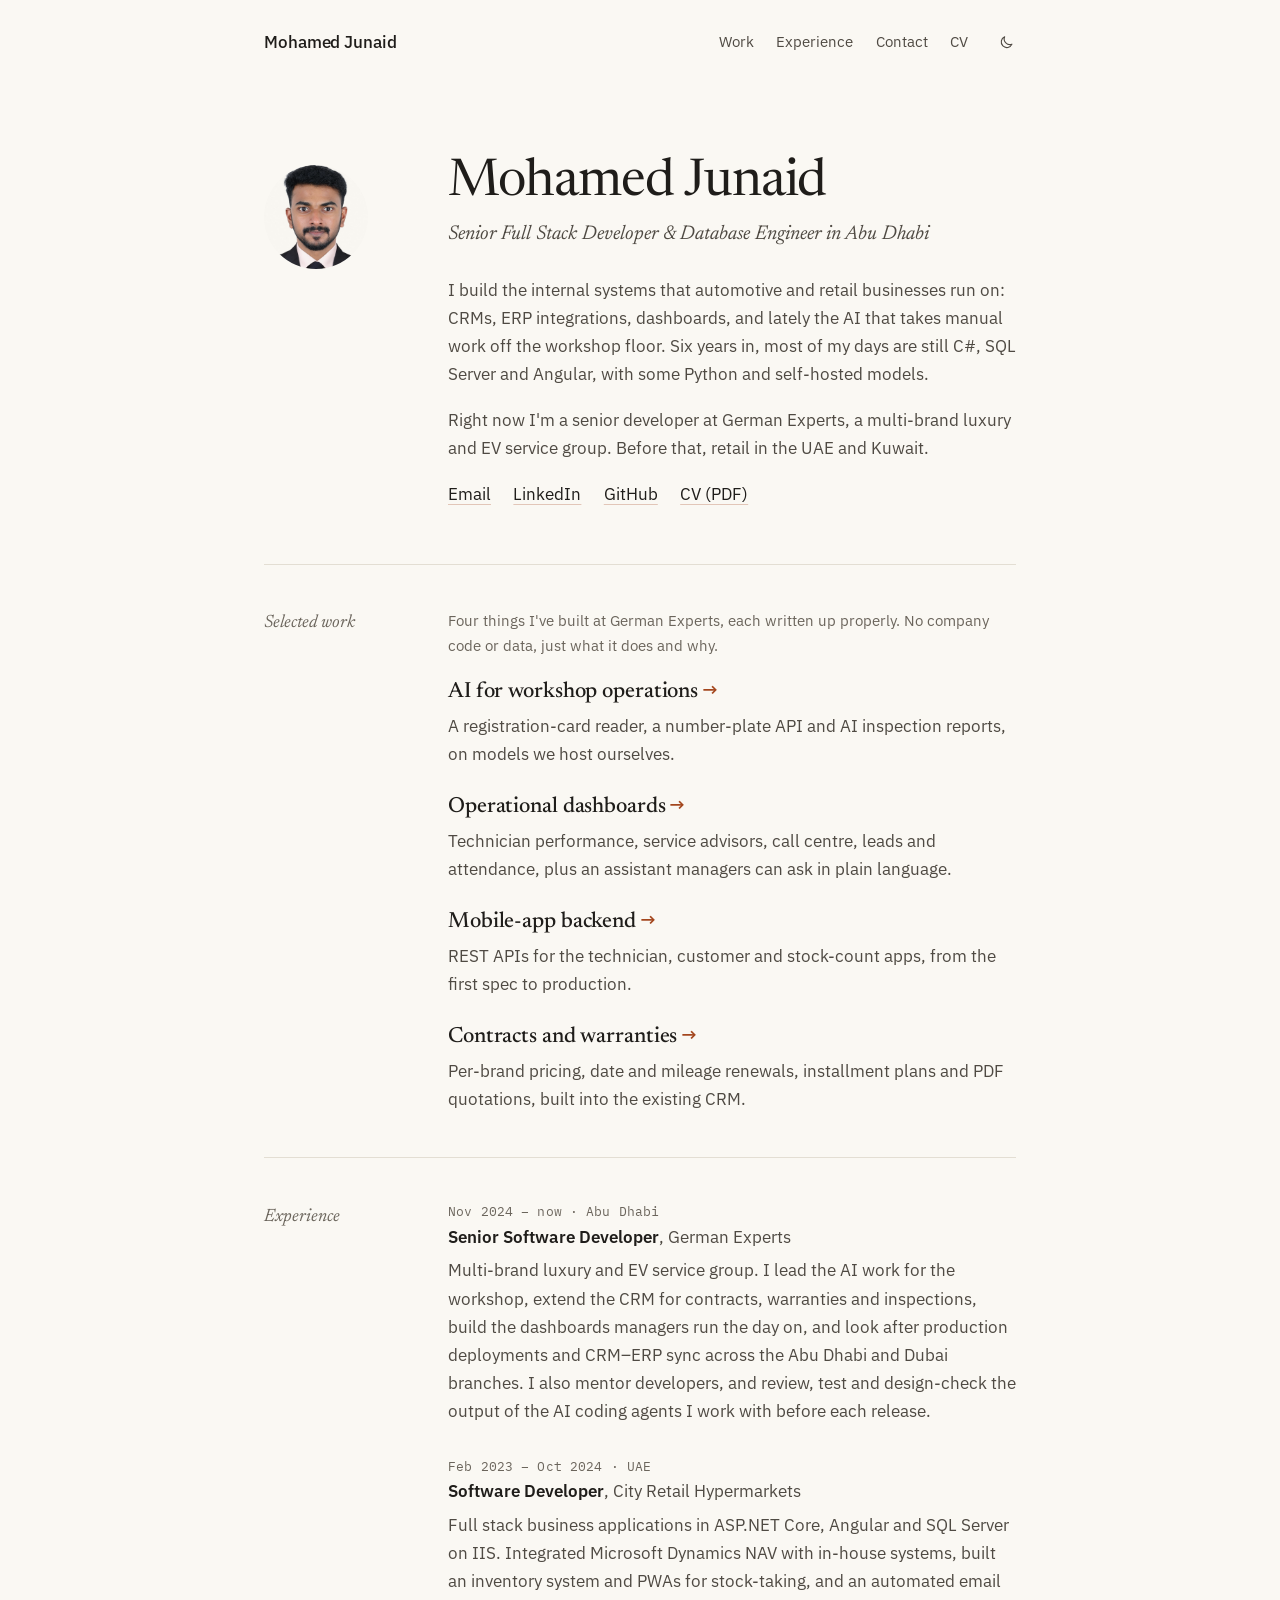
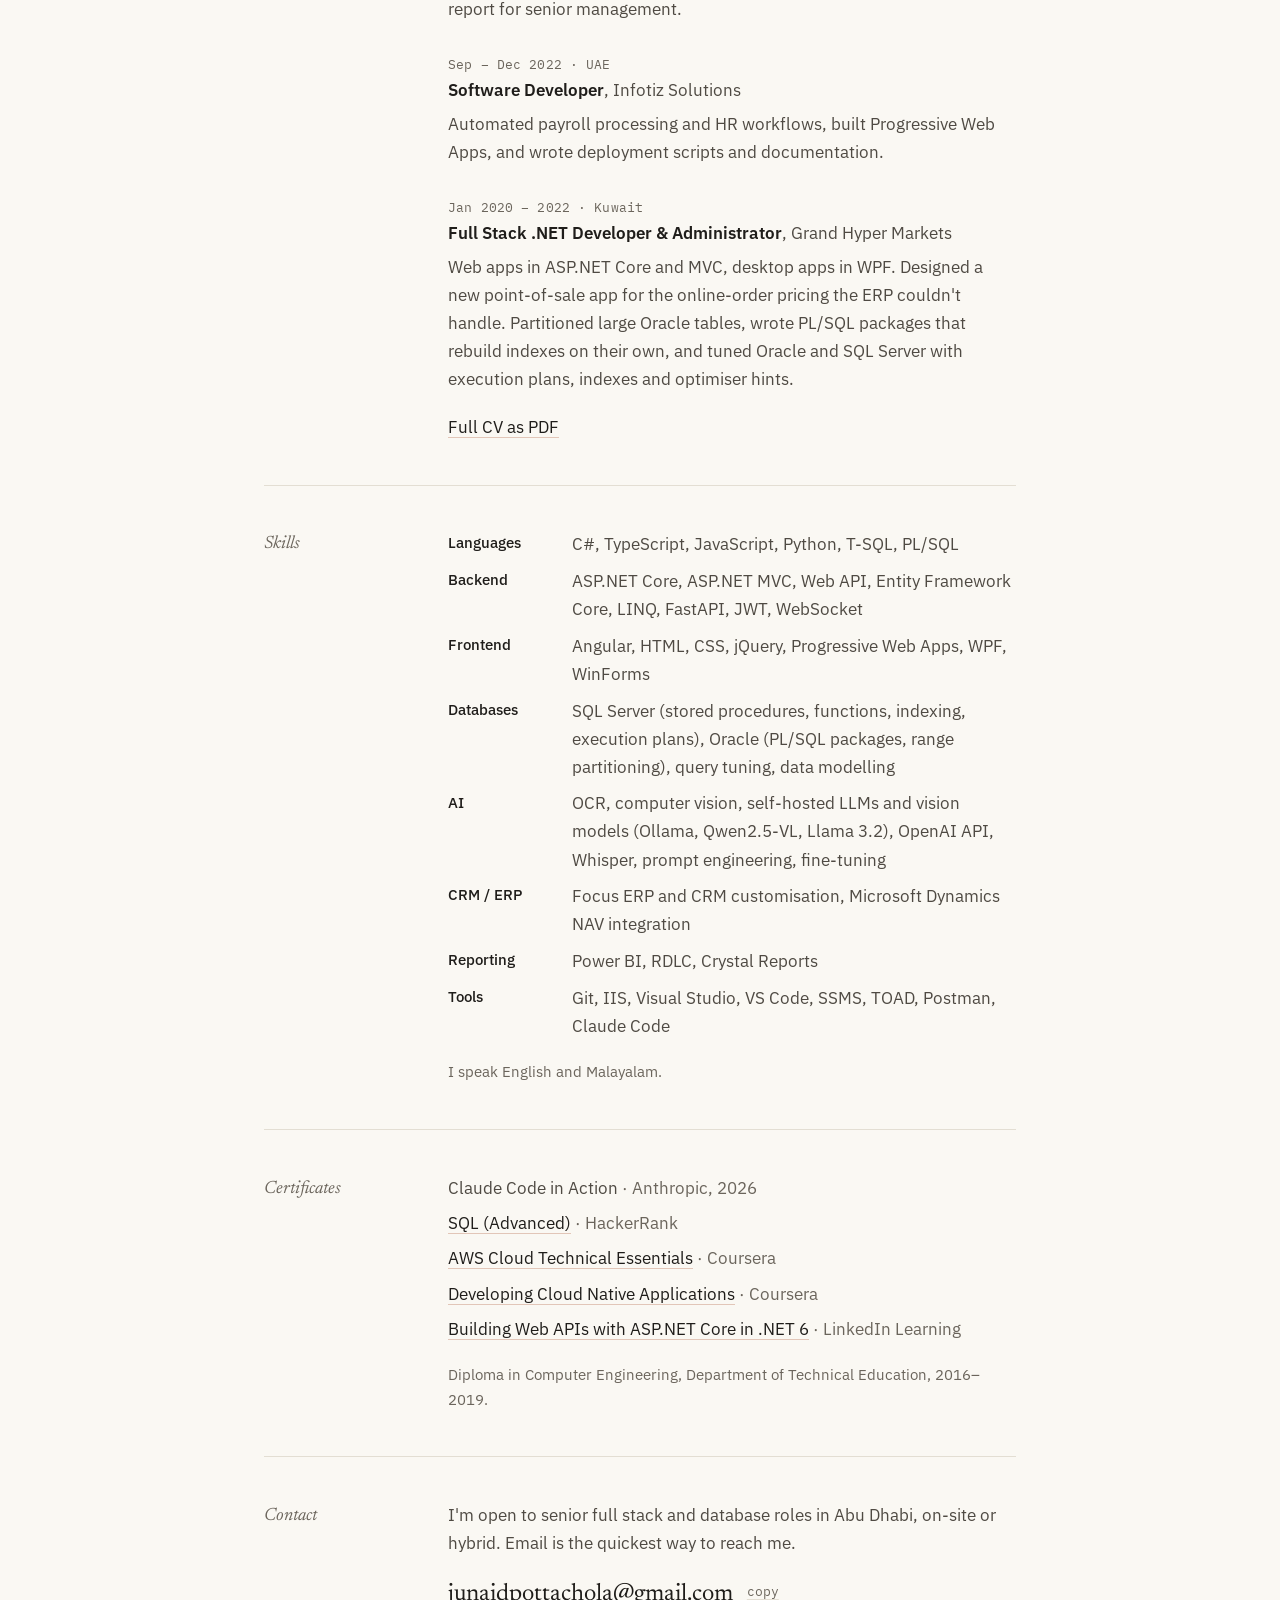
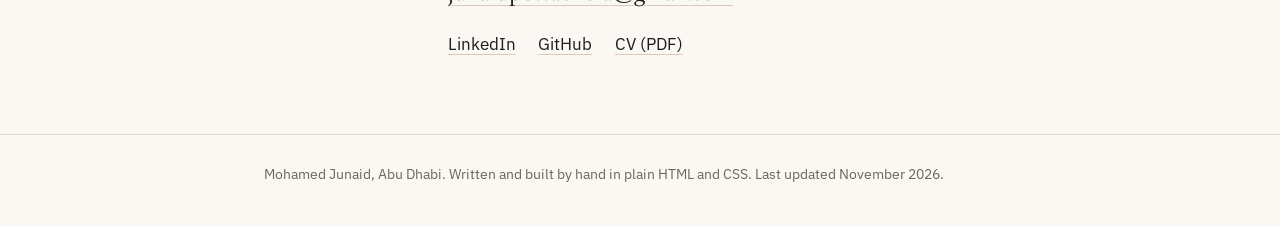
<file: index.html>
<!doctype html>
<html lang="en">
<head>
  <meta charset="utf-8">
  <meta name="viewport" content="width=device-width, initial-scale=1">
  <title>Mohamed Junaid, Senior Full Stack Developer &amp; Database Engineer in Abu Dhabi</title>
  <meta name="description" content="Mohamed Junaid, Senior Full Stack Developer and Database Engineer in Abu Dhabi. Six years building CRMs, ERP integrations, dashboards and AI tools with C#, ASP.NET Core, Angular, Python, SQL Server and Oracle.">
  <meta name="author" content="Mohamed Junaid">
  <meta name="color-scheme" content="light dark">
  <meta name="theme-color" content="#faf8f3" media="(prefers-color-scheme: light)">
  <meta name="theme-color" content="#161513" media="(prefers-color-scheme: dark)">
  <link rel="canonical" href="https://junaidpottachola.github.io/">

  <meta property="og:type" content="profile">
  <meta property="og:site_name" content="Mohamed Junaid">
  <meta property="og:title" content="Mohamed Junaid, Senior Full Stack Developer &amp; Database Engineer in Abu Dhabi">
  <meta property="og:description" content="Mohamed Junaid, Senior Full Stack Developer and Database Engineer in Abu Dhabi. Six years building CRMs, ERP integrations, dashboards and AI tools with C#, ASP.NET Core, Angular, Python, SQL Server and Oracle.">
  <meta property="og:url" content="https://junaidpottachola.github.io/">
  <meta property="og:image" content="https://junaidpottachola.github.io/assets/og-image.png">
  <meta property="og:image:width" content="1200">
  <meta property="og:image:height" content="630">
  <meta property="og:image:alt" content="Mohamed Junaid, Senior Full Stack Developer & Database Engineer, Abu Dhabi">
  <meta property="og:locale" content="en_US">
  <meta name="twitter:card" content="summary_large_image">
  <meta name="twitter:title" content="Mohamed Junaid, Senior Full Stack Developer &amp; Database Engineer in Abu Dhabi">
  <meta name="twitter:description" content="Mohamed Junaid, Senior Full Stack Developer and Database Engineer in Abu Dhabi. Six years building CRMs, ERP integrations, dashboards and AI tools with C#, ASP.NET Core, Angular, Python, SQL Server and Oracle.">
  <meta name="twitter:image" content="https://junaidpottachola.github.io/assets/og-image.png">

  <link rel="icon" href="data:image/svg+xml,%3Csvg xmlns='http://www.w3.org/2000/svg' viewBox='0 0 64 64'%3E%3Crect width='64' height='64' rx='12' fill='%23f6f3ec'/%3E%3Ctext x='50%25' y='54%25' text-anchor='middle' dominant-baseline='middle' font-family='Georgia,serif' font-style='italic' font-size='44' fill='%23a3461d'%3Ej%3C/text%3E%3C/svg%3E">

  <script>
    /* Apply saved theme before first paint to avoid a flash. */
    (function () {
      try {
        var t = localStorage.getItem('theme');
        if (t === 'light' || t === 'dark') document.documentElement.setAttribute('data-theme', t);
      } catch (e) {}
    })();
  </script>

  <link rel="preconnect" href="https://fonts.googleapis.com">
  <link rel="preconnect" href="https://fonts.gstatic.com" crossorigin>
  <link href="https://fonts.googleapis.com/css2?family=Newsreader:ital,opsz,wght@0,6..72,400;0,6..72,500;1,6..72,400&family=IBM+Plex+Sans:ital,wght@0,400;0,500;0,600;1,400&family=IBM+Plex+Mono:wght@400&display=swap" rel="stylesheet">
  <link rel="stylesheet" href="styles.css">

  <script type="application/ld+json">
{
  "@context": "https://schema.org",
  "@type": "Person",
  "name": "Mohamed Junaid",
  "jobTitle": "Senior Full Stack Developer & Database Engineer",
  "url": "https://junaidpottachola.github.io/",
  "image": "https://junaidpottachola.github.io/assets/profile.jpg",
  "address": {
    "@type": "PostalAddress",
    "addressLocality": "Abu Dhabi",
    "addressCountry": "AE"
  },
  "knowsLanguage": [
    "English",
    "Malayalam"
  ],
  "sameAs": [
    "https://www.linkedin.com/in/junaid-pottachola/",
    "https://github.com/junaidpottachola"
  ],
  "knowsAbout": [
    "C#",
    "ASP.NET Core",
    "Angular",
    "Python",
    "SQL Server",
    "Oracle",
    "PL/SQL",
    "REST APIs",
    "KPI dashboards",
    "OCR",
    "Computer vision",
    "CRM and ERP integration"
  ]
}
  </script>
</head>
<body>
  <a class="skip-link" href="#main">Skip to content</a>

  <svg width="0" height="0" style="position:absolute" aria-hidden="true" focusable="false">
    <symbol id="i-sun" viewBox="0 0 24 24"><g fill="none" stroke="currentColor" stroke-width="1.6" stroke-linecap="round"><circle cx="12" cy="12" r="4"/><path d="M12 2.5v2M12 19.5v2M4.6 4.6l1.4 1.4M18 18l1.4 1.4M2.5 12h2M19.5 12h2M4.6 19.4 6 18M18 6l1.4-1.4"/></g></symbol>
    <symbol id="i-moon" viewBox="0 0 24 24"><path fill="none" stroke="currentColor" stroke-width="1.6" stroke-linejoin="round" d="M20 14.5A8 8 0 0 1 9.5 4a8 8 0 1 0 10.5 10.5z"/></symbol>
  </svg>
  <header class="site-header">
    <nav class="wrap nav" aria-label="Main">
      <a class="brand" href="#top">Mohamed Junaid</a>
      <ul class="nav-links">
        <li><a href="#work">Work</a></li>
        <li class="hide-sm"><a href="#experience">Experience</a></li>
        <li class="hide-sm"><a href="#contact">Contact</a></li>
        <li><a href="cv/Mohamed_Junaid_CV.pdf" download>CV</a></li>
        <li><button class="theme-toggle" type="button" aria-label="Switch to dark theme" title="Toggle theme">
          <svg class="icon-sun" aria-hidden="true"><use href="#i-sun"/></svg>
          <svg class="icon-moon" aria-hidden="true"><use href="#i-moon"/></svg>
        </button></li>
      </ul>
    </nav>
  </header>

  <main id="main" tabindex="-1" class="wrap">
    <section class="intro" id="top" aria-labelledby="name">
      <img class="portrait" src="assets/profile.jpg" alt="Mohamed Junaid" width="600" height="600" fetchpriority="high">
      <div class="intro-text">
        <h1 id="name">Mohamed Junaid</h1>
        <p class="role">Senior Full Stack Developer &amp; Database Engineer in Abu Dhabi</p>
        <p>I build the internal systems that automotive and retail businesses run on: CRMs, ERP integrations, dashboards, and lately the AI that takes manual work off the workshop floor. Six years in, most of my days are still C#, SQL Server and Angular, with some Python and self-hosted models.</p>
        <p>Right now I'm a senior developer at German Experts, a multi-brand luxury and EV service group. Before that, retail in the UAE and Kuwait.</p>
        <p class="link-row"><a href="#contact">Email</a>
          <a href="https://www.linkedin.com/in/junaid-pottachola/" target="_blank" rel="noopener">LinkedIn<span class="sr-only"> (opens in a new tab)</span></a>
          <a href="https://github.com/junaidpottachola" target="_blank" rel="noopener">GitHub<span class="sr-only"> (opens in a new tab)</span></a>
          <a href="cv/Mohamed_Junaid_CV.pdf" download>CV (PDF)</a></p>
      </div>
    </section>

    <section class="block" id="work" aria-labelledby="work-h">
      <h2 id="work-h">Selected work</h2>
      <div class="block-body">
        <p class="block-note">Four things I've built at German Experts, each written up properly. No company code or data, just what it does and why.</p>
        <ul class="work-list">
          <li class="work-item">
            <h3><a href="work/ai-solutions.html">AI for workshop operations</a></h3>
            <p>A registration-card reader, a number-plate API and AI inspection reports, on models we host ourselves.</p>
          </li>
          <li class="work-item">
            <h3><a href="work/operational-dashboards.html">Operational dashboards</a></h3>
            <p>Technician performance, service advisors, call centre, leads and attendance, plus an assistant managers can ask in plain language.</p>
          </li>
          <li class="work-item">
            <h3><a href="work/technician-app-apis.html">Mobile-app backend</a></h3>
            <p>REST APIs for the technician, customer and stock-count apps, from the first spec to production.</p>
          </li>
          <li class="work-item">
            <h3><a href="work/contract-warranty-platform.html">Contracts and warranties</a></h3>
            <p>Per-brand pricing, date and mileage renewals, installment plans and PDF quotations, built into the existing CRM.</p>
          </li>
        </ul>
      </div>
    </section>

    <section class="block" id="experience" aria-labelledby="exp-h">
      <h2 id="exp-h">Experience</h2>
      <div class="block-body">
        <ol class="jobs">
          <li class="job">
            <p class="when">Nov 2024 &ndash; now &middot; Abu Dhabi</p>
            <h3>Senior Software Developer<span class="at">, German Experts</span></h3>
            <p>Multi-brand luxury and EV service group. I lead the AI work for the workshop, extend the CRM for contracts, warranties and inspections, build the dashboards managers run the day on, and look after production deployments and CRM&ndash;ERP sync across the Abu Dhabi and Dubai branches. I also mentor developers, and review, test and design-check the output of the AI coding agents I work with before each release.</p>
          </li>
          <li class="job">
            <p class="when">Feb 2023 &ndash; Oct 2024 &middot; UAE</p>
            <h3>Software Developer<span class="at">, City Retail Hypermarkets</span></h3>
            <p>Full stack business applications in ASP.NET Core, Angular and SQL Server on IIS. Integrated Microsoft Dynamics NAV with in-house systems, built an inventory system and PWAs for stock-taking, and an automated email report for senior management.</p>
          </li>
          <li class="job">
            <p class="when">Sep &ndash; Dec 2022 &middot; UAE</p>
            <h3>Software Developer<span class="at">, Infotiz Solutions</span></h3>
            <p>Automated payroll processing and HR workflows, built Progressive Web Apps, and wrote deployment scripts and documentation.</p>
          </li>
          <li class="job">
            <p class="when">Jan 2020 &ndash; 2022 &middot; Kuwait</p>
            <h3>Full Stack .NET Developer &amp; Administrator<span class="at">, Grand Hyper Markets</span></h3>
            <p>Web apps in ASP.NET Core and MVC, desktop apps in WPF. Designed a new point-of-sale app for the online-order pricing the ERP couldn't handle. Partitioned large Oracle tables, wrote PL/SQL packages that rebuild indexes on their own, and tuned Oracle and SQL Server with execution plans, indexes and optimiser hints.</p>
          </li>
        </ol>
        <p><a href="cv/Mohamed_Junaid_CV.pdf" download>Full CV as PDF</a></p>
      </div>
    </section>

    <section class="block" id="skills" aria-labelledby="skills-h">
      <h2 id="skills-h">Skills</h2>
      <div class="block-body">
        <dl class="skills">
          <dt>Languages</dt><dd>C#, TypeScript, JavaScript, Python, T-SQL, PL/SQL</dd>
          <dt>Backend</dt><dd>ASP.NET Core, ASP.NET MVC, Web API, Entity Framework Core, LINQ, FastAPI, JWT, WebSocket</dd>
          <dt>Frontend</dt><dd>Angular, HTML, CSS, jQuery, Progressive Web Apps, WPF, WinForms</dd>
          <dt>Databases</dt><dd>SQL Server (stored procedures, functions, indexing, execution plans), Oracle (PL/SQL packages, range partitioning), query tuning, data modelling</dd>
          <dt>AI</dt><dd>OCR, computer vision, self-hosted LLMs and vision models (Ollama, Qwen2.5-VL, Llama 3.2), OpenAI API, Whisper, prompt engineering, fine-tuning</dd>
          <dt>CRM / ERP</dt><dd>Focus ERP and CRM customisation, Microsoft Dynamics NAV integration</dd>
          <dt>Reporting</dt><dd>Power BI, RDLC, Crystal Reports</dd>
          <dt>Tools</dt><dd>Git, IIS, Visual Studio, VS Code, SSMS, TOAD, Postman, Claude Code</dd>
        </dl>
        <p class="muted">I speak English and Malayalam.</p>
      </div>
    </section>

    <section class="block" id="certifications" aria-labelledby="cert-h">
      <h2 id="cert-h">Certificates</h2>
      <div class="block-body">
        <ul class="certs">
          <li>Claude Code in Action <span>Anthropic, 2026</span></li>
          <li><a href="https://www.hackerrank.com/certificates/21cb5722efdb" target="_blank" rel="noopener">SQL (Advanced)<span class="sr-only"> (opens in a new tab)</span></a> <span>HackerRank</span></li>
          <li><a href="https://coursera.org/share/bfab254acb4cfdf07f534d1e4f894727" target="_blank" rel="noopener">AWS Cloud Technical Essentials<span class="sr-only"> (opens in a new tab)</span></a> <span>Coursera</span></li>
          <li><a href="https://coursera.org/share/058c300b3329caabe51fd03f71b94fe1" target="_blank" rel="noopener">Developing Cloud Native Applications<span class="sr-only"> (opens in a new tab)</span></a> <span>Coursera</span></li>
          <li><a href="https://lnkd.in/d_Vv4FfZ" target="_blank" rel="noopener">Building Web APIs with ASP.NET Core in .NET 6<span class="sr-only"> (opens in a new tab)</span></a> <span>LinkedIn Learning</span></li>
        </ul>
        <p class="muted">Diploma in Computer Engineering, Department of Technical Education, 2016&ndash;2019.</p>
      </div>
    </section>

    <section class="block" id="contact" aria-labelledby="contact-h">
      <h2 id="contact-h">Contact</h2>
      <div class="block-body">
        <p>I'm open to senior full stack and database roles in Abu Dhabi, on-site or hybrid. Email is the quickest way to reach me.</p>
        <p class="email-line"><a href="mailto:junaidpottachola@gmail.com">junaidpottachola@gmail.com</a> <button class="copy" type="button" data-copy="junaidpottachola@gmail.com" aria-label="Copy email address"><span class="btn-copy-label">copy</span></button></p>
        <p class="link-row"><a href="https://www.linkedin.com/in/junaid-pottachola/" target="_blank" rel="noopener">LinkedIn<span class="sr-only"> (opens in a new tab)</span></a>
          <a href="https://github.com/junaidpottachola" target="_blank" rel="noopener">GitHub<span class="sr-only"> (opens in a new tab)</span></a>
          <a href="cv/Mohamed_Junaid_CV.pdf" download>CV (PDF)</a></p>
      </div>
    </section>
  </main>

  <footer class="site-footer">
    <div class="wrap">
      <p>Mohamed Junaid, Abu Dhabi. Written and built by hand in plain HTML and CSS. Last updated <time datetime="2026-11-15">November 2026</time>.</p>
    </div>
  </footer>

  <script src="script.js" defer></script>
</body>
</html>
</file>
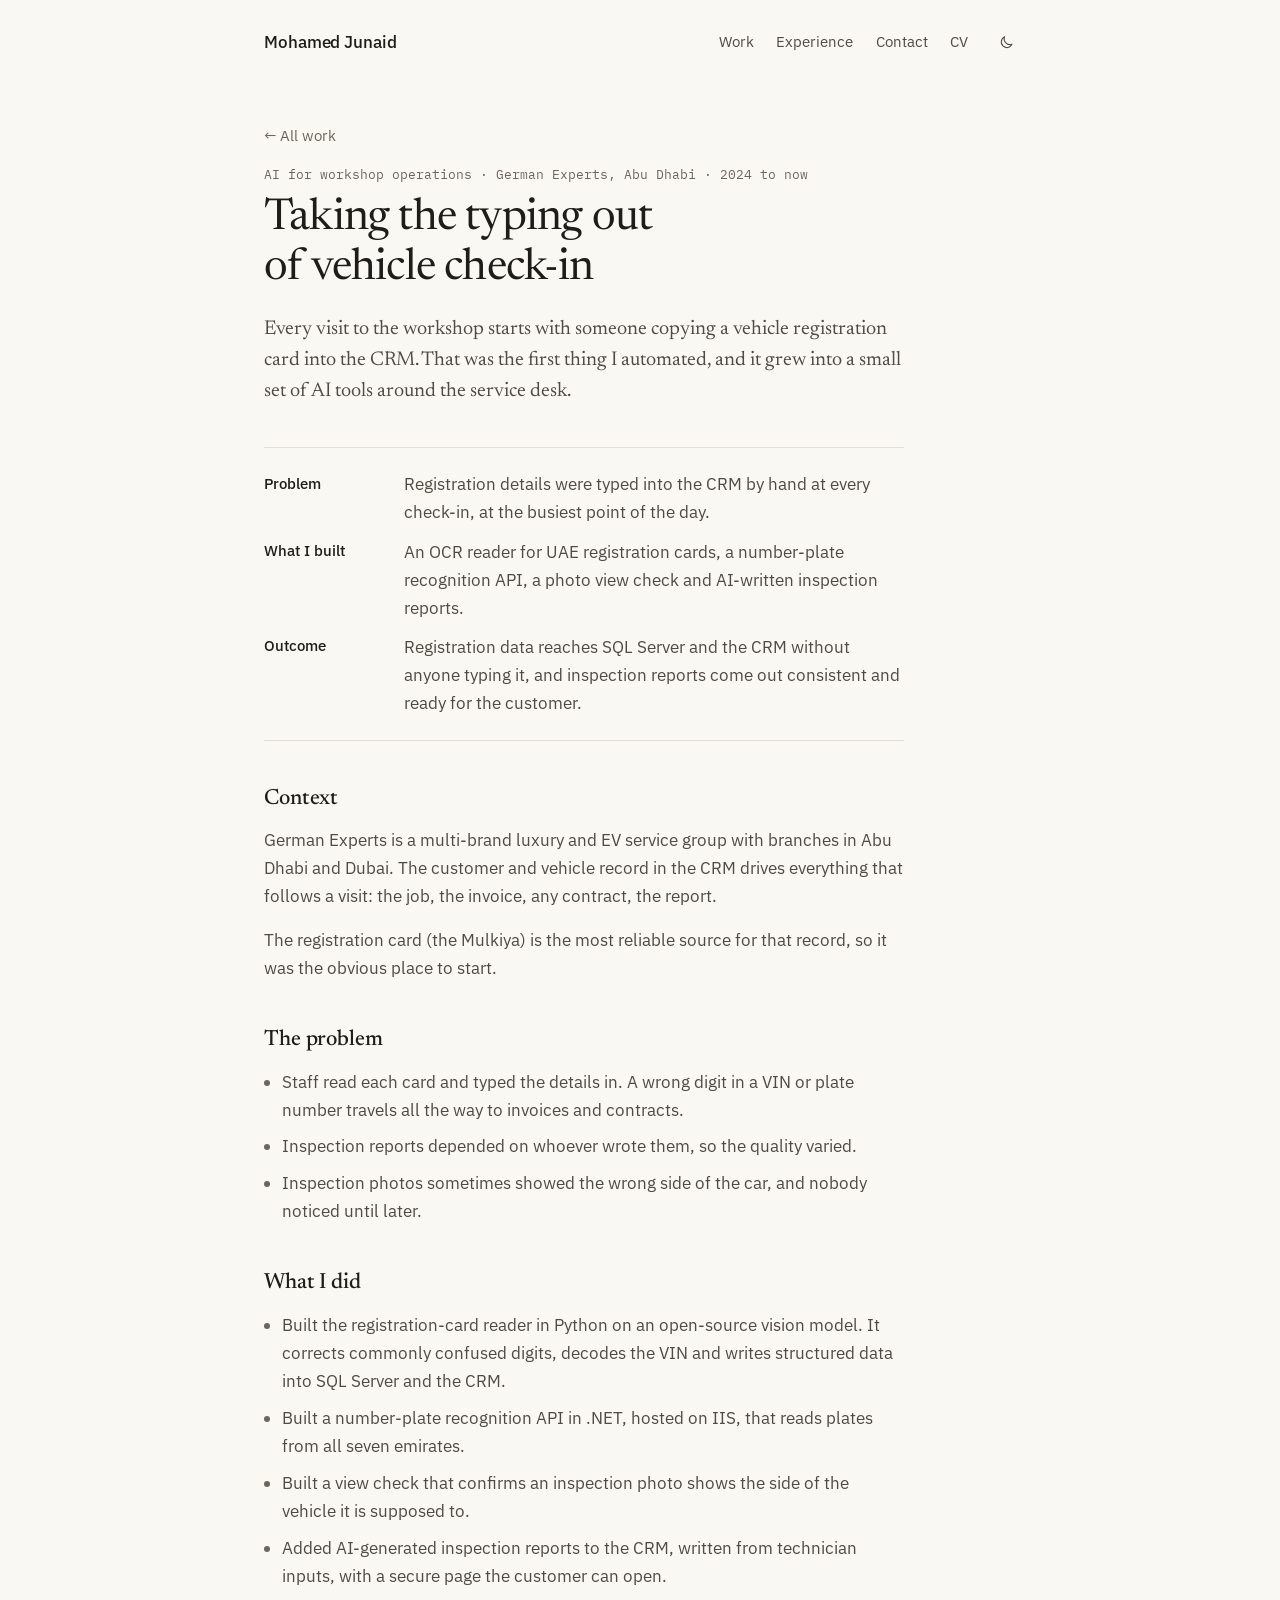
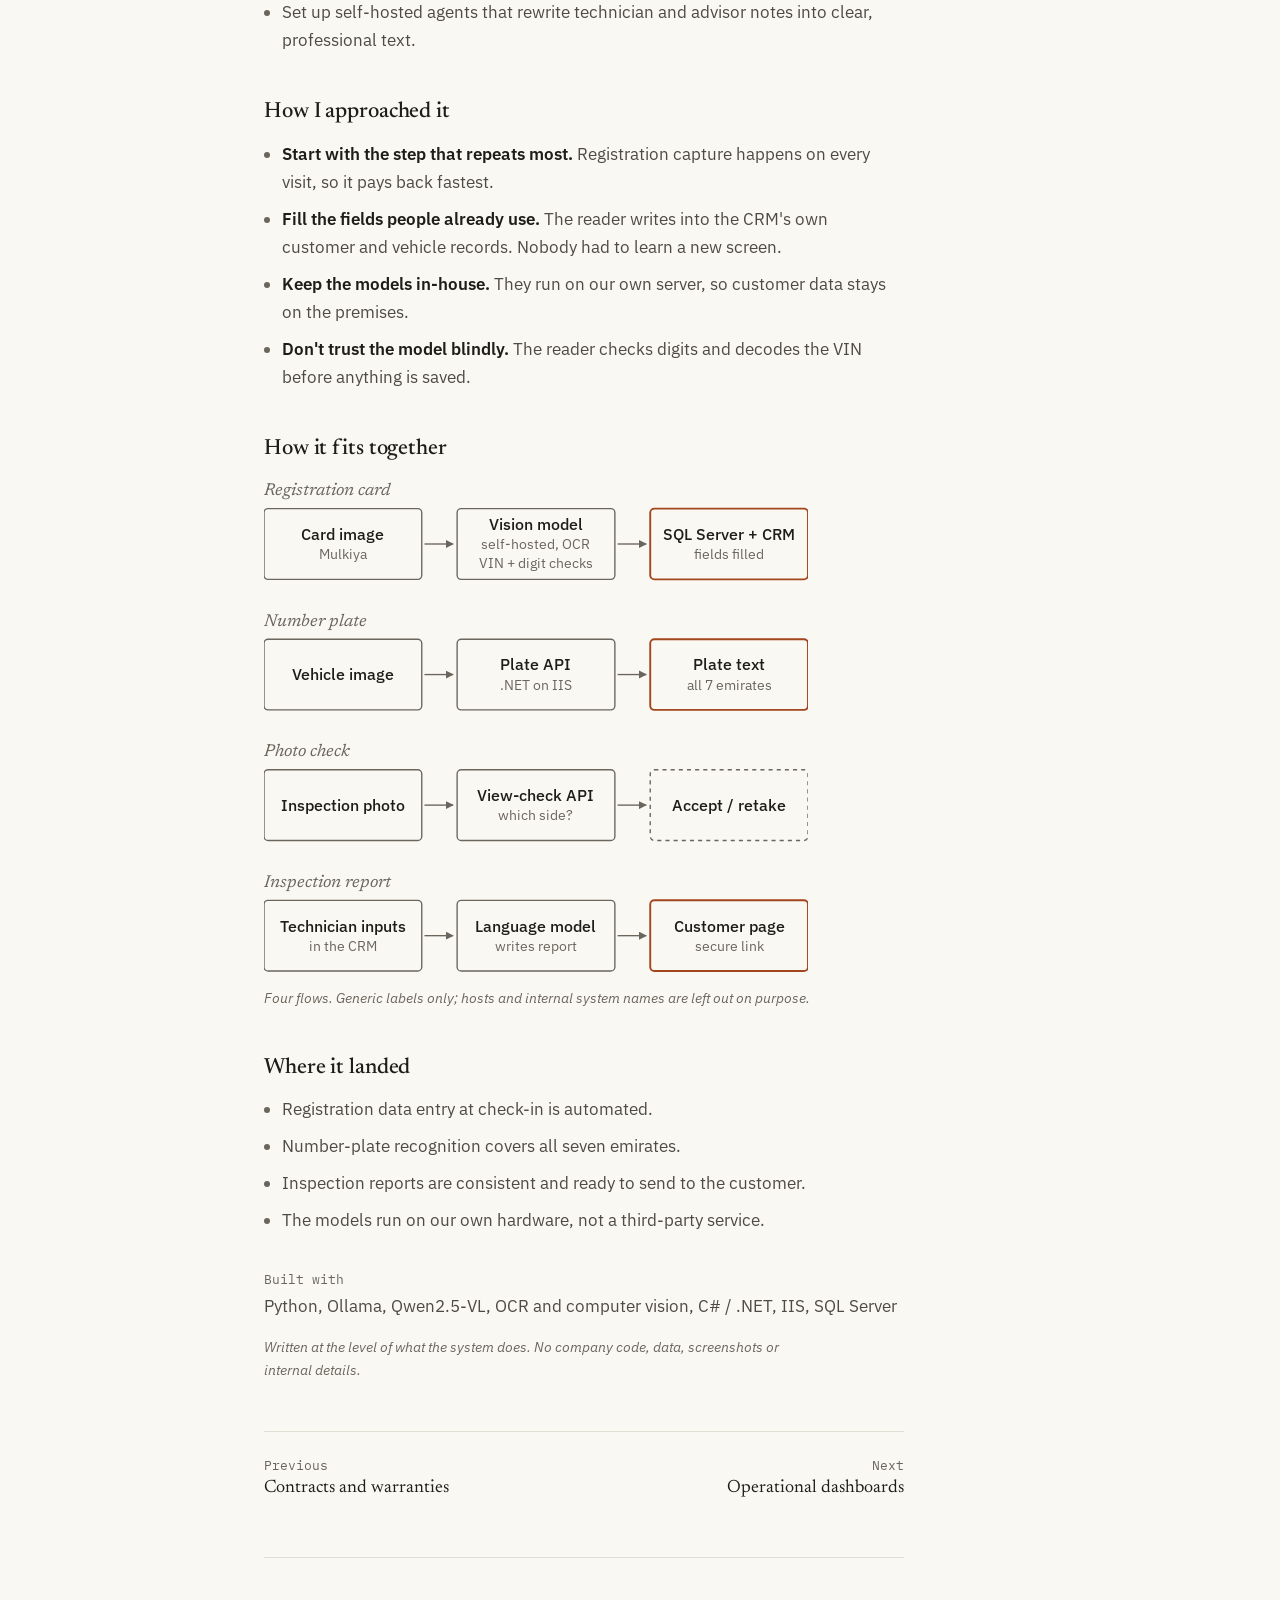
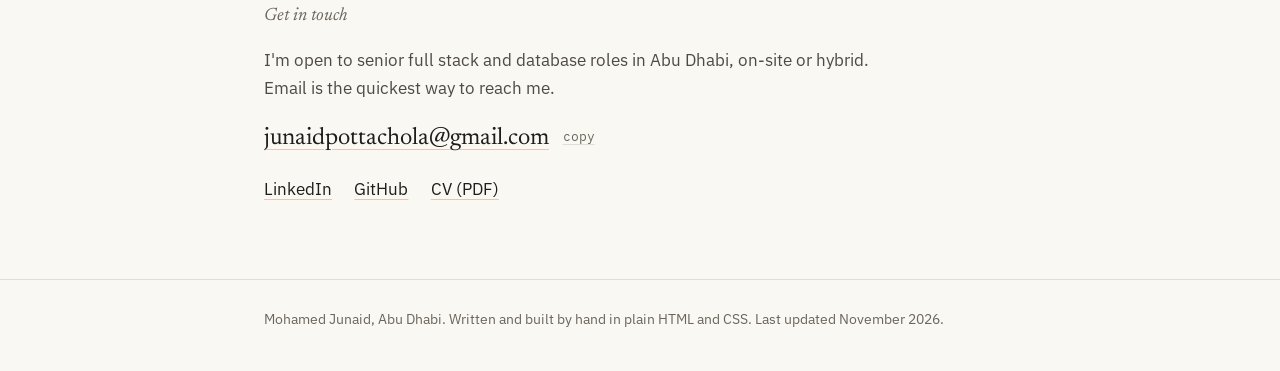
<file: work/ai-solutions.html>
<!doctype html>
<html lang="en">
<head>
  <meta charset="utf-8">
  <meta name="viewport" content="width=device-width, initial-scale=1">
  <title>Taking the typing out of vehicle check-in | Mohamed Junaid</title>
  <meta name="description" content="Case study: an OCR reader for UAE vehicle registration cards that fills the CRM, a number-plate recognition API for all 7 emirates, a photo view check and AI-generated inspection reports, on self-hosted models.">
  <meta name="author" content="Mohamed Junaid">
  <meta name="color-scheme" content="light dark">
  <meta name="theme-color" content="#faf8f3" media="(prefers-color-scheme: light)">
  <meta name="theme-color" content="#161513" media="(prefers-color-scheme: dark)">
  <link rel="canonical" href="https://junaidpottachola.github.io/work/ai-solutions.html">

  <meta property="og:type" content="article">
  <meta property="og:site_name" content="Mohamed Junaid">
  <meta property="og:title" content="Taking the typing out of vehicle check-in | Mohamed Junaid">
  <meta property="og:description" content="Case study: an OCR reader for UAE vehicle registration cards that fills the CRM, a number-plate recognition API for all 7 emirates, a photo view check and AI-generated inspection reports, on self-hosted models.">
  <meta property="og:url" content="https://junaidpottachola.github.io/work/ai-solutions.html">
  <meta property="og:image" content="https://junaidpottachola.github.io/assets/og-image.png">
  <meta property="og:image:width" content="1200">
  <meta property="og:image:height" content="630">
  <meta property="og:image:alt" content="Mohamed Junaid, Senior Full Stack Developer & Database Engineer, Abu Dhabi">
  <meta property="og:locale" content="en_US">
  <meta name="twitter:card" content="summary_large_image">
  <meta name="twitter:title" content="Taking the typing out of vehicle check-in | Mohamed Junaid">
  <meta name="twitter:description" content="Case study: an OCR reader for UAE vehicle registration cards that fills the CRM, a number-plate recognition API for all 7 emirates, a photo view check and AI-generated inspection reports, on self-hosted models.">
  <meta name="twitter:image" content="https://junaidpottachola.github.io/assets/og-image.png">

  <link rel="icon" href="data:image/svg+xml,%3Csvg xmlns='http://www.w3.org/2000/svg' viewBox='0 0 64 64'%3E%3Crect width='64' height='64' rx='12' fill='%23f6f3ec'/%3E%3Ctext x='50%25' y='54%25' text-anchor='middle' dominant-baseline='middle' font-family='Georgia,serif' font-style='italic' font-size='44' fill='%23a3461d'%3Ej%3C/text%3E%3C/svg%3E">

  <script>
    /* Apply saved theme before first paint to avoid a flash. */
    (function () {
      try {
        var t = localStorage.getItem('theme');
        if (t === 'light' || t === 'dark') document.documentElement.setAttribute('data-theme', t);
      } catch (e) {}
    })();
  </script>

  <link rel="preconnect" href="https://fonts.googleapis.com">
  <link rel="preconnect" href="https://fonts.gstatic.com" crossorigin>
  <link href="https://fonts.googleapis.com/css2?family=Newsreader:ital,opsz,wght@0,6..72,400;0,6..72,500;1,6..72,400&family=IBM+Plex+Sans:ital,wght@0,400;0,500;0,600;1,400&family=IBM+Plex+Mono:wght@400&display=swap" rel="stylesheet">
  <link rel="stylesheet" href="../styles.css">

  <script type="application/ld+json">
{
  "@context": "https://schema.org",
  "@type": "Person",
  "name": "Mohamed Junaid",
  "jobTitle": "Senior Full Stack Developer & Database Engineer",
  "url": "https://junaidpottachola.github.io/",
  "image": "https://junaidpottachola.github.io/assets/profile.jpg",
  "address": {
    "@type": "PostalAddress",
    "addressLocality": "Abu Dhabi",
    "addressCountry": "AE"
  },
  "knowsLanguage": [
    "English",
    "Malayalam"
  ],
  "sameAs": [
    "https://www.linkedin.com/in/junaid-pottachola/",
    "https://github.com/junaidpottachola"
  ],
  "knowsAbout": [
    "C#",
    "ASP.NET Core",
    "Angular",
    "Python",
    "SQL Server",
    "Oracle",
    "PL/SQL",
    "REST APIs",
    "KPI dashboards",
    "OCR",
    "Computer vision",
    "CRM and ERP integration"
  ]
}
  </script>
  <script type="application/ld+json">
{
  "@context": "https://schema.org",
  "@type": "Article",
  "headline": "Taking the typing out of vehicle check-in",
  "description": "Case study: an OCR reader for UAE vehicle registration cards that fills the CRM, a number-plate recognition API for all 7 emirates, a photo view check and AI-generated inspection reports, on self-hosted models.",
  "url": "https://junaidpottachola.github.io/work/ai-solutions.html",
  "image": "https://junaidpottachola.github.io/assets/og-image.png",
  "dateModified": "2026-11-15",
  "author": {
    "@type": "Person",
    "name": "Mohamed Junaid",
    "url": "https://junaidpottachola.github.io/"
  }
}
  </script>
</head>
<body>
  <a class="skip-link" href="#main">Skip to content</a>

  <svg width="0" height="0" style="position:absolute" aria-hidden="true" focusable="false">
    <symbol id="i-sun" viewBox="0 0 24 24"><g fill="none" stroke="currentColor" stroke-width="1.6" stroke-linecap="round"><circle cx="12" cy="12" r="4"/><path d="M12 2.5v2M12 19.5v2M4.6 4.6l1.4 1.4M18 18l1.4 1.4M2.5 12h2M19.5 12h2M4.6 19.4 6 18M18 6l1.4-1.4"/></g></symbol>
    <symbol id="i-moon" viewBox="0 0 24 24"><path fill="none" stroke="currentColor" stroke-width="1.6" stroke-linejoin="round" d="M20 14.5A8 8 0 0 1 9.5 4a8 8 0 1 0 10.5 10.5z"/></symbol>
  </svg>
  <header class="site-header">
    <nav class="wrap nav" aria-label="Main">
      <a class="brand" href="../index.html">Mohamed Junaid</a>
      <ul class="nav-links">
        <li><a href="../index.html#work">Work</a></li>
        <li class="hide-sm"><a href="../index.html#experience">Experience</a></li>
        <li class="hide-sm"><a href="../index.html#contact">Contact</a></li>
        <li><a href="../cv/Mohamed_Junaid_CV.pdf" download>CV</a></li>
        <li><button class="theme-toggle" type="button" aria-label="Switch to dark theme" title="Toggle theme">
          <svg class="icon-sun" aria-hidden="true"><use href="#i-sun"/></svg>
          <svg class="icon-moon" aria-hidden="true"><use href="#i-moon"/></svg>
        </button></li>
      </ul>
    </nav>
  </header>

  <main id="main" tabindex="-1" class="wrap">
    <article class="article">
      <header class="article-head">
        <p class="crumb"><a href="../index.html#work">&larr; All work</a></p>
        <p class="article-meta">AI for workshop operations &middot; German Experts, Abu Dhabi &middot; 2024 to now</p>
        <h1>Taking the typing out of vehicle check-in</h1>
        <p class="lede">Every visit to the workshop starts with someone copying a vehicle registration card into the CRM. That was the first thing I automated, and it grew into a small set of AI tools around the service desk.</p>
      </header>

      <dl class="tldr"><dt>Problem</dt><dd>Registration details were typed into the CRM by hand at every check-in, at the busiest point of the day.</dd><dt>What I built</dt><dd>An OCR reader for UAE registration cards, a number-plate recognition API, a photo view check and AI-written inspection reports.</dd><dt>Outcome</dt><dd>Registration data reaches SQL Server and the CRM without anyone typing it, and inspection reports come out consistent and ready for the customer.</dd></dl>

      <h2>Context</h2><p>German Experts is a multi-brand luxury and EV service group with branches in Abu Dhabi and Dubai. The customer and vehicle record in the CRM drives everything that follows a visit: the job, the invoice, any contract, the report.</p><p>The registration card (the Mulkiya) is the most reliable source for that record, so it was the obvious place to start.</p>
      <h2>The problem</h2><ul><li>Staff read each card and typed the details in. A wrong digit in a VIN or plate number travels all the way to invoices and contracts.</li><li>Inspection reports depended on whoever wrote them, so the quality varied.</li><li>Inspection photos sometimes showed the wrong side of the car, and nobody noticed until later.</li></ul>
      <h2>What I did</h2><ul><li>Built the registration-card reader in Python on an open-source vision model. It corrects commonly confused digits, decodes the VIN and writes structured data into SQL Server and the CRM.</li><li>Built a number-plate recognition API in .NET, hosted on IIS, that reads plates from all seven emirates.</li><li>Built a view check that confirms an inspection photo shows the side of the vehicle it is supposed to.</li><li>Added AI-generated inspection reports to the CRM, written from technician inputs, with a secure page the customer can open.</li><li>Set up self-hosted agents that rewrite technician and advisor notes into clear, professional text.</li></ul>
      <h2>How I approached it</h2><ul><li><strong>Start with the step that repeats most.</strong> Registration capture happens on every visit, so it pays back fastest.</li><li><strong>Fill the fields people already use.</strong> The reader writes into the CRM's own customer and vehicle records. Nobody had to learn a new screen.</li><li><strong>Keep the models in-house.</strong> They run on our own server, so customer data stays on the premises.</li><li><strong>Don't trust the model blindly.</strong> The reader checks digits and decodes the VIN before anything is saved.</li></ul>
      <h2>How it fits together</h2>
      <figure class="diagram">
        <svg viewBox="0 0 400 366" role="img" aria-labelledby="dg-ai-t dg-ai-d"><title id="dg-ai-t">AI features: how the pieces connect</title><desc id="dg-ai-d">Four flows. A registration card image is read by a self-hosted vision model, and the structured data is written to SQL Server and the CRM. A vehicle image goes to a number-plate recognition API that covers all 7 emirates. An inspection photo goes to a view-check API that confirms the required side of the vehicle is shown. Technician inputs go to a language model that writes an inspection report, which the customer opens on a secure page.</desc><defs><marker id="dg-ai-ah" viewBox="0 0 10 10" refX="9" refY="5" markerWidth="6" markerHeight="6" orient="auto-start-reverse"><path class="dg-head" d="M0 0 10 5 0 10z"/></marker></defs><text class="dg-lane" x="0" y="14" text-anchor="start">Registration card</text><rect class="dg-box" x="0" y="24" width="116" height="52" rx="3"/><text class="dg-t" x="58" y="47.0" text-anchor="middle">Card image</text><text class="dg-s" x="58" y="61.0" text-anchor="middle">Mulkiya</text><rect class="dg-box" x="142" y="24" width="116" height="52" rx="3"/><text class="dg-t" x="200" y="40.0" text-anchor="middle">Vision model</text><text class="dg-s" x="200" y="54.0" text-anchor="middle">self-hosted, OCR</text><text class="dg-s" x="200" y="68.0" text-anchor="middle">VIN + digit checks</text><line class="dg-edge" x1="118" y1="50" x2="139" y2="50" marker-end="url(#dg-ai-ah)"/><rect class="dg-box accent" x="284" y="24" width="116" height="52" rx="3"/><text class="dg-t" x="342" y="47.0" text-anchor="middle">SQL Server + CRM</text><text class="dg-s" x="342" y="61.0" text-anchor="middle">fields filled</text><line class="dg-edge" x1="260" y1="50" x2="281" y2="50" marker-end="url(#dg-ai-ah)"/><text class="dg-lane" x="0" y="110" text-anchor="start">Number plate</text><rect class="dg-box" x="0" y="120" width="116" height="52" rx="3"/><text class="dg-t" x="58" y="150.0" text-anchor="middle">Vehicle image</text><rect class="dg-box" x="142" y="120" width="116" height="52" rx="3"/><text class="dg-t" x="200" y="143.0" text-anchor="middle">Plate API</text><text class="dg-s" x="200" y="157.0" text-anchor="middle">.NET on IIS</text><line class="dg-edge" x1="118" y1="146" x2="139" y2="146" marker-end="url(#dg-ai-ah)"/><rect class="dg-box accent" x="284" y="120" width="116" height="52" rx="3"/><text class="dg-t" x="342" y="143.0" text-anchor="middle">Plate text</text><text class="dg-s" x="342" y="157.0" text-anchor="middle">all 7 emirates</text><line class="dg-edge" x1="260" y1="146" x2="281" y2="146" marker-end="url(#dg-ai-ah)"/><text class="dg-lane" x="0" y="206" text-anchor="start">Photo check</text><rect class="dg-box" x="0" y="216" width="116" height="52" rx="3"/><text class="dg-t" x="58" y="246.0" text-anchor="middle">Inspection photo</text><rect class="dg-box" x="142" y="216" width="116" height="52" rx="3"/><text class="dg-t" x="200" y="239.0" text-anchor="middle">View-check API</text><text class="dg-s" x="200" y="253.0" text-anchor="middle">which side?</text><line class="dg-edge" x1="118" y1="242" x2="139" y2="242" marker-end="url(#dg-ai-ah)"/><rect class="dg-box muted" x="284" y="216" width="116" height="52" rx="3"/><text class="dg-t" x="342" y="246.0" text-anchor="middle">Accept / retake</text><line class="dg-edge" x1="260" y1="242" x2="281" y2="242" marker-end="url(#dg-ai-ah)"/><text class="dg-lane" x="0" y="302" text-anchor="start">Inspection report</text><rect class="dg-box" x="0" y="312" width="116" height="52" rx="3"/><text class="dg-t" x="58" y="335.0" text-anchor="middle">Technician inputs</text><text class="dg-s" x="58" y="349.0" text-anchor="middle">in the CRM</text><rect class="dg-box" x="142" y="312" width="116" height="52" rx="3"/><text class="dg-t" x="200" y="335.0" text-anchor="middle">Language model</text><text class="dg-s" x="200" y="349.0" text-anchor="middle">writes report</text><line class="dg-edge" x1="118" y1="338" x2="139" y2="338" marker-end="url(#dg-ai-ah)"/><rect class="dg-box accent" x="284" y="312" width="116" height="52" rx="3"/><text class="dg-t" x="342" y="335.0" text-anchor="middle">Customer page</text><text class="dg-s" x="342" y="349.0" text-anchor="middle">secure link</text><line class="dg-edge" x1="260" y1="338" x2="281" y2="338" marker-end="url(#dg-ai-ah)"/></svg>
        <figcaption>Four flows. Generic labels only; hosts and internal system names are left out on purpose.</figcaption>
      </figure>
      <h2>Where it landed</h2><ul><li>Registration data entry at check-in is automated.</li><li>Number-plate recognition covers all seven emirates.</li><li>Inspection reports are consistent and ready to send to the customer.</li><li>The models run on our own hardware, not a third-party service.</li></ul>
      <p class="stack"><span>Built with</span> Python, Ollama, Qwen2.5-VL, OCR and computer vision, C# / .NET, IIS, SQL Server</p>
      <p class="note">Written at the level of what the system does. No company code, data, screenshots or internal details.</p>

      <nav class="pager" aria-label="More case studies">
        <a href="contract-warranty-platform.html" rel="prev"><span>Previous</span>Contracts and warranties</a>
        <a href="operational-dashboards.html" rel="next"><span>Next</span>Operational dashboards</a>
      </nav>
    </article>

    <section class="block" id="contact" aria-labelledby="contact-h">
      <h2 id="contact-h">Get in touch</h2>
      <div class="block-body">
        <p>I'm open to senior full stack and database roles in Abu Dhabi, on-site or hybrid. Email is the quickest way to reach me.</p>
        <p class="email-line"><a href="mailto:junaidpottachola@gmail.com">junaidpottachola@gmail.com</a> <button class="copy" type="button" data-copy="junaidpottachola@gmail.com" aria-label="Copy email address"><span class="btn-copy-label">copy</span></button></p>
        <p class="link-row"><a href="https://www.linkedin.com/in/junaid-pottachola/" target="_blank" rel="noopener">LinkedIn<span class="sr-only"> (opens in a new tab)</span></a>
          <a href="https://github.com/junaidpottachola" target="_blank" rel="noopener">GitHub<span class="sr-only"> (opens in a new tab)</span></a>
          <a href="../cv/Mohamed_Junaid_CV.pdf" download>CV (PDF)</a></p>
      </div>
    </section>
  </main>

  <footer class="site-footer">
    <div class="wrap">
      <p>Mohamed Junaid, Abu Dhabi. Written and built by hand in plain HTML and CSS. Last updated <time datetime="2026-11-15">November 2026</time>.</p>
    </div>
  </footer>

  <script src="../script.js" defer></script>
</body>
</html>
</file>
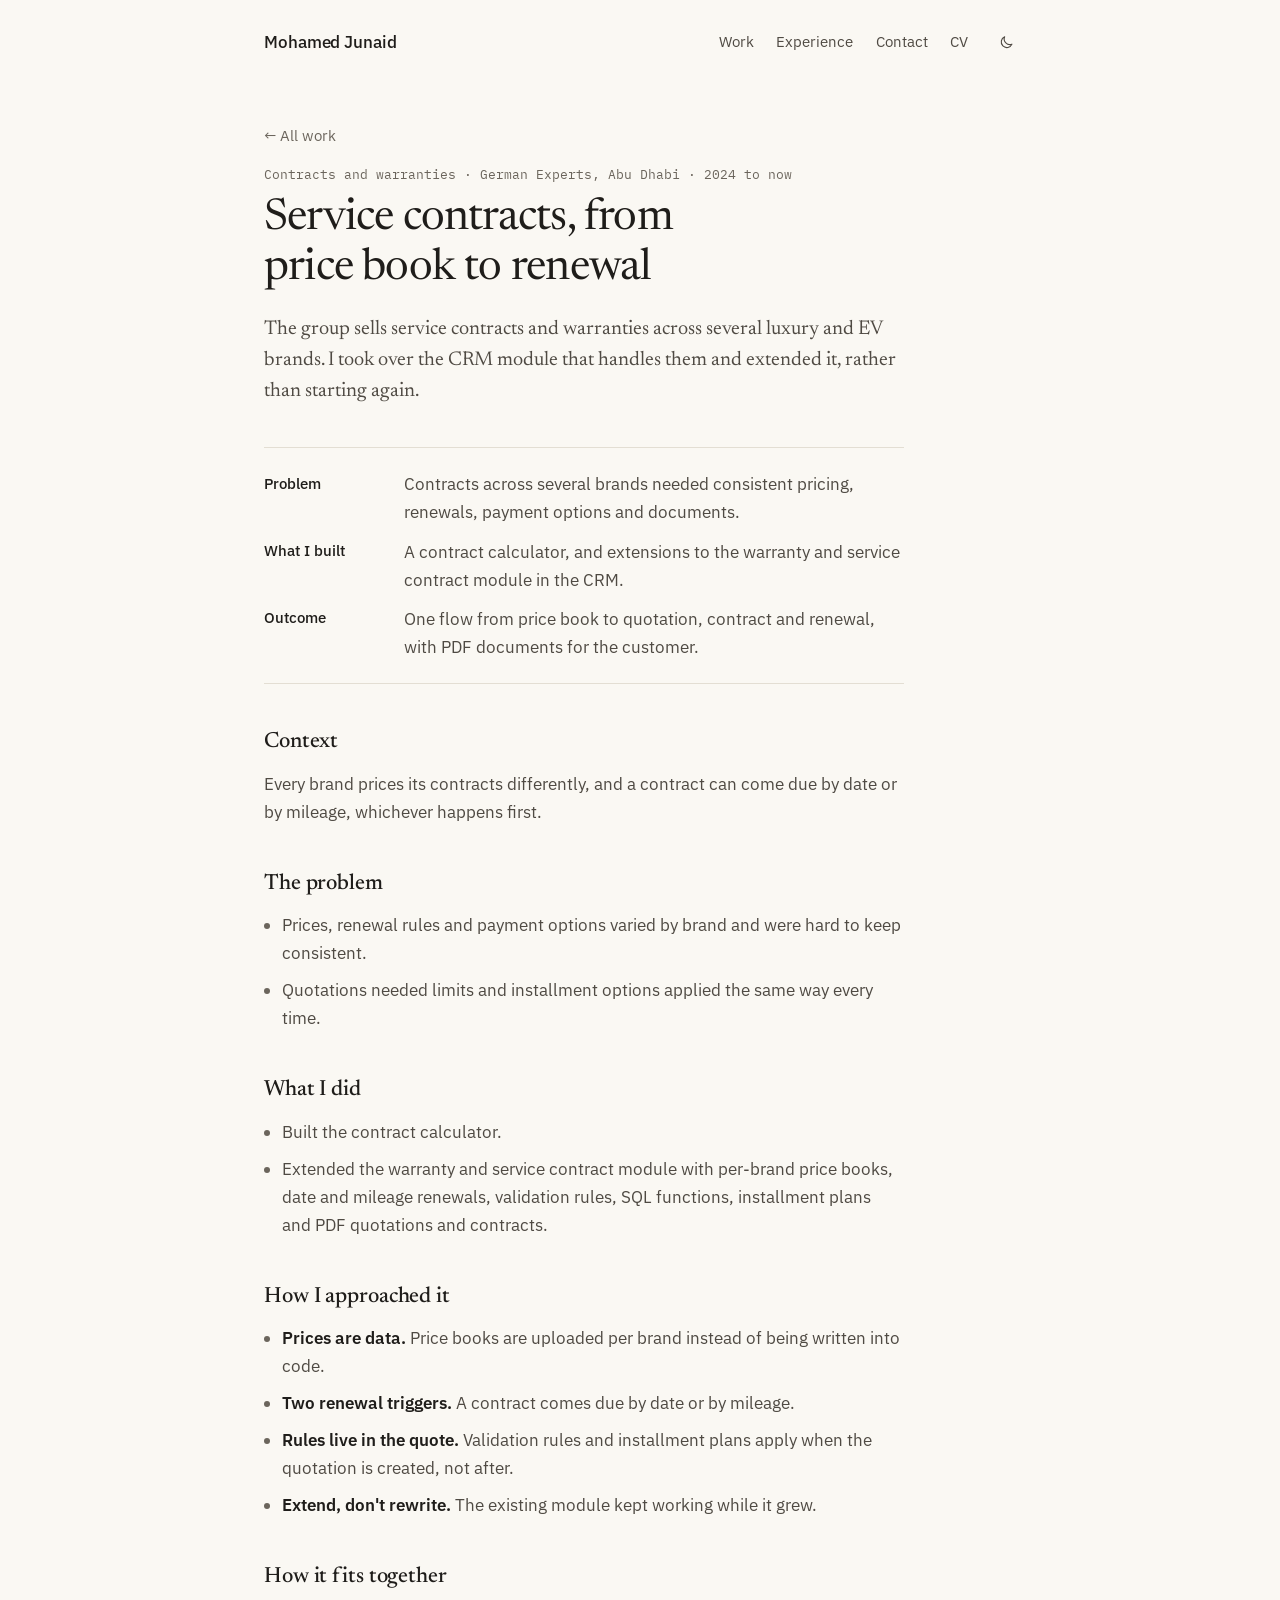
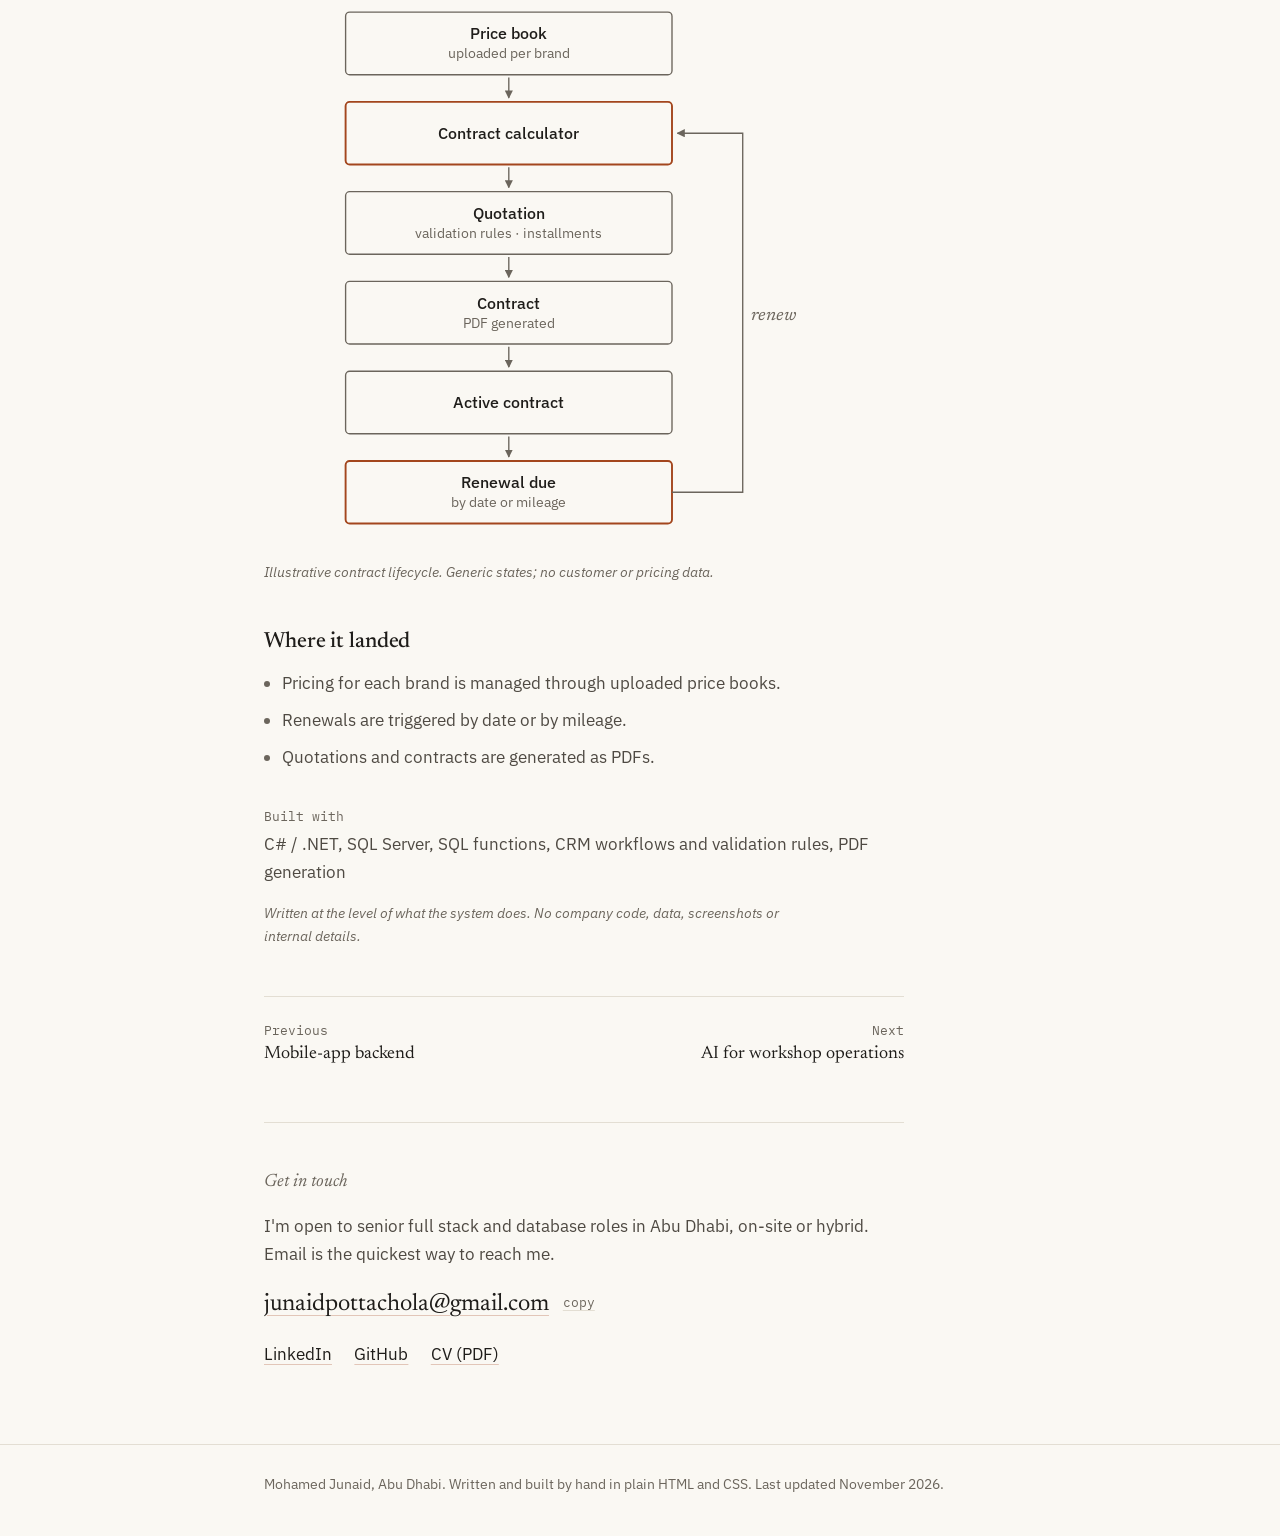
<file: work/contract-warranty-platform.html>
<!doctype html>
<html lang="en">
<head>
  <meta charset="utf-8">
  <meta name="viewport" content="width=device-width, initial-scale=1">
  <title>Service contracts, from price book to renewal | Mohamed Junaid</title>
  <meta name="description" content="Case study: extending CRM modules for service contracts and warranties with per-brand pricing, date and mileage-based renewals, validation rules, installment plans and PDF quotations and contracts.">
  <meta name="author" content="Mohamed Junaid">
  <meta name="color-scheme" content="light dark">
  <meta name="theme-color" content="#faf8f3" media="(prefers-color-scheme: light)">
  <meta name="theme-color" content="#161513" media="(prefers-color-scheme: dark)">
  <link rel="canonical" href="https://junaidpottachola.github.io/work/contract-warranty-platform.html">

  <meta property="og:type" content="article">
  <meta property="og:site_name" content="Mohamed Junaid">
  <meta property="og:title" content="Service contracts, from price book to renewal | Mohamed Junaid">
  <meta property="og:description" content="Case study: extending CRM modules for service contracts and warranties with per-brand pricing, date and mileage-based renewals, validation rules, installment plans and PDF quotations and contracts.">
  <meta property="og:url" content="https://junaidpottachola.github.io/work/contract-warranty-platform.html">
  <meta property="og:image" content="https://junaidpottachola.github.io/assets/og-image.png">
  <meta property="og:image:width" content="1200">
  <meta property="og:image:height" content="630">
  <meta property="og:image:alt" content="Mohamed Junaid, Senior Full Stack Developer & Database Engineer, Abu Dhabi">
  <meta property="og:locale" content="en_US">
  <meta name="twitter:card" content="summary_large_image">
  <meta name="twitter:title" content="Service contracts, from price book to renewal | Mohamed Junaid">
  <meta name="twitter:description" content="Case study: extending CRM modules for service contracts and warranties with per-brand pricing, date and mileage-based renewals, validation rules, installment plans and PDF quotations and contracts.">
  <meta name="twitter:image" content="https://junaidpottachola.github.io/assets/og-image.png">

  <link rel="icon" href="data:image/svg+xml,%3Csvg xmlns='http://www.w3.org/2000/svg' viewBox='0 0 64 64'%3E%3Crect width='64' height='64' rx='12' fill='%23f6f3ec'/%3E%3Ctext x='50%25' y='54%25' text-anchor='middle' dominant-baseline='middle' font-family='Georgia,serif' font-style='italic' font-size='44' fill='%23a3461d'%3Ej%3C/text%3E%3C/svg%3E">

  <script>
    /* Apply saved theme before first paint to avoid a flash. */
    (function () {
      try {
        var t = localStorage.getItem('theme');
        if (t === 'light' || t === 'dark') document.documentElement.setAttribute('data-theme', t);
      } catch (e) {}
    })();
  </script>

  <link rel="preconnect" href="https://fonts.googleapis.com">
  <link rel="preconnect" href="https://fonts.gstatic.com" crossorigin>
  <link href="https://fonts.googleapis.com/css2?family=Newsreader:ital,opsz,wght@0,6..72,400;0,6..72,500;1,6..72,400&family=IBM+Plex+Sans:ital,wght@0,400;0,500;0,600;1,400&family=IBM+Plex+Mono:wght@400&display=swap" rel="stylesheet">
  <link rel="stylesheet" href="../styles.css">

  <script type="application/ld+json">
{
  "@context": "https://schema.org",
  "@type": "Person",
  "name": "Mohamed Junaid",
  "jobTitle": "Senior Full Stack Developer & Database Engineer",
  "url": "https://junaidpottachola.github.io/",
  "image": "https://junaidpottachola.github.io/assets/profile.jpg",
  "address": {
    "@type": "PostalAddress",
    "addressLocality": "Abu Dhabi",
    "addressCountry": "AE"
  },
  "knowsLanguage": [
    "English",
    "Malayalam"
  ],
  "sameAs": [
    "https://www.linkedin.com/in/junaid-pottachola/",
    "https://github.com/junaidpottachola"
  ],
  "knowsAbout": [
    "C#",
    "ASP.NET Core",
    "Angular",
    "Python",
    "SQL Server",
    "Oracle",
    "PL/SQL",
    "REST APIs",
    "KPI dashboards",
    "OCR",
    "Computer vision",
    "CRM and ERP integration"
  ]
}
  </script>
  <script type="application/ld+json">
{
  "@context": "https://schema.org",
  "@type": "Article",
  "headline": "Service contracts, from price book to renewal",
  "description": "Case study: extending CRM modules for service contracts and warranties with per-brand pricing, date and mileage-based renewals, validation rules, installment plans and PDF quotations and contracts.",
  "url": "https://junaidpottachola.github.io/work/contract-warranty-platform.html",
  "image": "https://junaidpottachola.github.io/assets/og-image.png",
  "dateModified": "2026-11-15",
  "author": {
    "@type": "Person",
    "name": "Mohamed Junaid",
    "url": "https://junaidpottachola.github.io/"
  }
}
  </script>
</head>
<body>
  <a class="skip-link" href="#main">Skip to content</a>

  <svg width="0" height="0" style="position:absolute" aria-hidden="true" focusable="false">
    <symbol id="i-sun" viewBox="0 0 24 24"><g fill="none" stroke="currentColor" stroke-width="1.6" stroke-linecap="round"><circle cx="12" cy="12" r="4"/><path d="M12 2.5v2M12 19.5v2M4.6 4.6l1.4 1.4M18 18l1.4 1.4M2.5 12h2M19.5 12h2M4.6 19.4 6 18M18 6l1.4-1.4"/></g></symbol>
    <symbol id="i-moon" viewBox="0 0 24 24"><path fill="none" stroke="currentColor" stroke-width="1.6" stroke-linejoin="round" d="M20 14.5A8 8 0 0 1 9.5 4a8 8 0 1 0 10.5 10.5z"/></symbol>
  </svg>
  <header class="site-header">
    <nav class="wrap nav" aria-label="Main">
      <a class="brand" href="../index.html">Mohamed Junaid</a>
      <ul class="nav-links">
        <li><a href="../index.html#work">Work</a></li>
        <li class="hide-sm"><a href="../index.html#experience">Experience</a></li>
        <li class="hide-sm"><a href="../index.html#contact">Contact</a></li>
        <li><a href="../cv/Mohamed_Junaid_CV.pdf" download>CV</a></li>
        <li><button class="theme-toggle" type="button" aria-label="Switch to dark theme" title="Toggle theme">
          <svg class="icon-sun" aria-hidden="true"><use href="#i-sun"/></svg>
          <svg class="icon-moon" aria-hidden="true"><use href="#i-moon"/></svg>
        </button></li>
      </ul>
    </nav>
  </header>

  <main id="main" tabindex="-1" class="wrap">
    <article class="article">
      <header class="article-head">
        <p class="crumb"><a href="../index.html#work">&larr; All work</a></p>
        <p class="article-meta">Contracts and warranties &middot; German Experts, Abu Dhabi &middot; 2024 to now</p>
        <h1>Service contracts, from price book to renewal</h1>
        <p class="lede">The group sells service contracts and warranties across several luxury and EV brands. I took over the CRM module that handles them and extended it, rather than starting again.</p>
      </header>

      <dl class="tldr"><dt>Problem</dt><dd>Contracts across several brands needed consistent pricing, renewals, payment options and documents.</dd><dt>What I built</dt><dd>A contract calculator, and extensions to the warranty and service contract module in the CRM.</dd><dt>Outcome</dt><dd>One flow from price book to quotation, contract and renewal, with PDF documents for the customer.</dd></dl>

      <h2>Context</h2><p>Every brand prices its contracts differently, and a contract can come due by date or by mileage, whichever happens first.</p>
      <h2>The problem</h2><ul><li>Prices, renewal rules and payment options varied by brand and were hard to keep consistent.</li><li>Quotations needed limits and installment options applied the same way every time.</li></ul>
      <h2>What I did</h2><ul><li>Built the contract calculator.</li><li>Extended the warranty and service contract module with per-brand price books, date and mileage renewals, validation rules, SQL functions, installment plans and PDF quotations and contracts.</li></ul>
      <h2>How I approached it</h2><ul><li><strong>Prices are data.</strong> Price books are uploaded per brand instead of being written into code.</li><li><strong>Two renewal triggers.</strong> A contract comes due by date or by mileage.</li><li><strong>Rules live in the quote.</strong> Validation rules and installment plans apply when the quotation is created, not after.</li><li><strong>Extend, don't rewrite.</strong> The existing module kept working while it grew.</li></ul>
      <h2>How it fits together</h2>
      <figure class="diagram">
        <svg viewBox="0 0 400 400" role="img" aria-labelledby="dg-contract-t dg-contract-d"><title id="dg-contract-t">Contract lifecycle (illustrative)</title><desc id="dg-contract-d">Price books are uploaded per brand and feed the contract calculator. The calculator produces a quotation, subject to validation rules and an installment plan, then a contract with a PDF. An active contract becomes due for renewal by date or by mileage, and the renewal goes back through the calculator.</desc><defs><marker id="dg-contract-ah" viewBox="0 0 10 10" refX="9" refY="5" markerWidth="6" markerHeight="6" orient="auto-start-reverse"><path class="dg-head" d="M0 0 10 5 0 10z"/></marker></defs><rect class="dg-box" x="60" y="6" width="240" height="46" rx="3"/><text class="dg-t" x="180" y="26.0" text-anchor="middle">Price book</text><text class="dg-s" x="180" y="40.0" text-anchor="middle">uploaded per brand</text><rect class="dg-box accent" x="60" y="72" width="240" height="46" rx="3"/><text class="dg-t" x="180" y="99.0" text-anchor="middle">Contract calculator</text><line class="dg-edge" x1="180" y1="54" x2="180" y2="69" marker-end="url(#dg-contract-ah)"/><rect class="dg-box" x="60" y="138" width="240" height="46" rx="3"/><text class="dg-t" x="180" y="158.0" text-anchor="middle">Quotation</text><text class="dg-s" x="180" y="172.0" text-anchor="middle">validation rules · installments</text><line class="dg-edge" x1="180" y1="120" x2="180" y2="135" marker-end="url(#dg-contract-ah)"/><rect class="dg-box" x="60" y="204" width="240" height="46" rx="3"/><text class="dg-t" x="180" y="224.0" text-anchor="middle">Contract</text><text class="dg-s" x="180" y="238.0" text-anchor="middle">PDF generated</text><line class="dg-edge" x1="180" y1="186" x2="180" y2="201" marker-end="url(#dg-contract-ah)"/><rect class="dg-box" x="60" y="270" width="240" height="46" rx="3"/><text class="dg-t" x="180" y="297.0" text-anchor="middle">Active contract</text><line class="dg-edge" x1="180" y1="252" x2="180" y2="267" marker-end="url(#dg-contract-ah)"/><rect class="dg-box accent" x="60" y="336" width="240" height="46" rx="3"/><text class="dg-t" x="180" y="356.0" text-anchor="middle">Renewal due</text><text class="dg-s" x="180" y="370.0" text-anchor="middle">by date or mileage</text><line class="dg-edge" x1="180" y1="318" x2="180" y2="333" marker-end="url(#dg-contract-ah)"/><path class="dg-edge" d="M 300 359 H 352 V 95 H 304" marker-end="url(#dg-contract-ah)"/><text class="dg-lane" x="358" y="232" text-anchor="start">renew</text></svg>
        <figcaption>Illustrative contract lifecycle. Generic states; no customer or pricing data.</figcaption>
      </figure>
      <h2>Where it landed</h2><ul><li>Pricing for each brand is managed through uploaded price books.</li><li>Renewals are triggered by date or by mileage.</li><li>Quotations and contracts are generated as PDFs.</li></ul>
      <p class="stack"><span>Built with</span> C# / .NET, SQL Server, SQL functions, CRM workflows and validation rules, PDF generation</p>
      <p class="note">Written at the level of what the system does. No company code, data, screenshots or internal details.</p>

      <nav class="pager" aria-label="More case studies">
        <a href="technician-app-apis.html" rel="prev"><span>Previous</span>Mobile-app backend</a>
        <a href="ai-solutions.html" rel="next"><span>Next</span>AI for workshop operations</a>
      </nav>
    </article>

    <section class="block" id="contact" aria-labelledby="contact-h">
      <h2 id="contact-h">Get in touch</h2>
      <div class="block-body">
        <p>I'm open to senior full stack and database roles in Abu Dhabi, on-site or hybrid. Email is the quickest way to reach me.</p>
        <p class="email-line"><a href="mailto:junaidpottachola@gmail.com">junaidpottachola@gmail.com</a> <button class="copy" type="button" data-copy="junaidpottachola@gmail.com" aria-label="Copy email address"><span class="btn-copy-label">copy</span></button></p>
        <p class="link-row"><a href="https://www.linkedin.com/in/junaid-pottachola/" target="_blank" rel="noopener">LinkedIn<span class="sr-only"> (opens in a new tab)</span></a>
          <a href="https://github.com/junaidpottachola" target="_blank" rel="noopener">GitHub<span class="sr-only"> (opens in a new tab)</span></a>
          <a href="../cv/Mohamed_Junaid_CV.pdf" download>CV (PDF)</a></p>
      </div>
    </section>
  </main>

  <footer class="site-footer">
    <div class="wrap">
      <p>Mohamed Junaid, Abu Dhabi. Written and built by hand in plain HTML and CSS. Last updated <time datetime="2026-11-15">November 2026</time>.</p>
    </div>
  </footer>

  <script src="../script.js" defer></script>
</body>
</html>
</file>
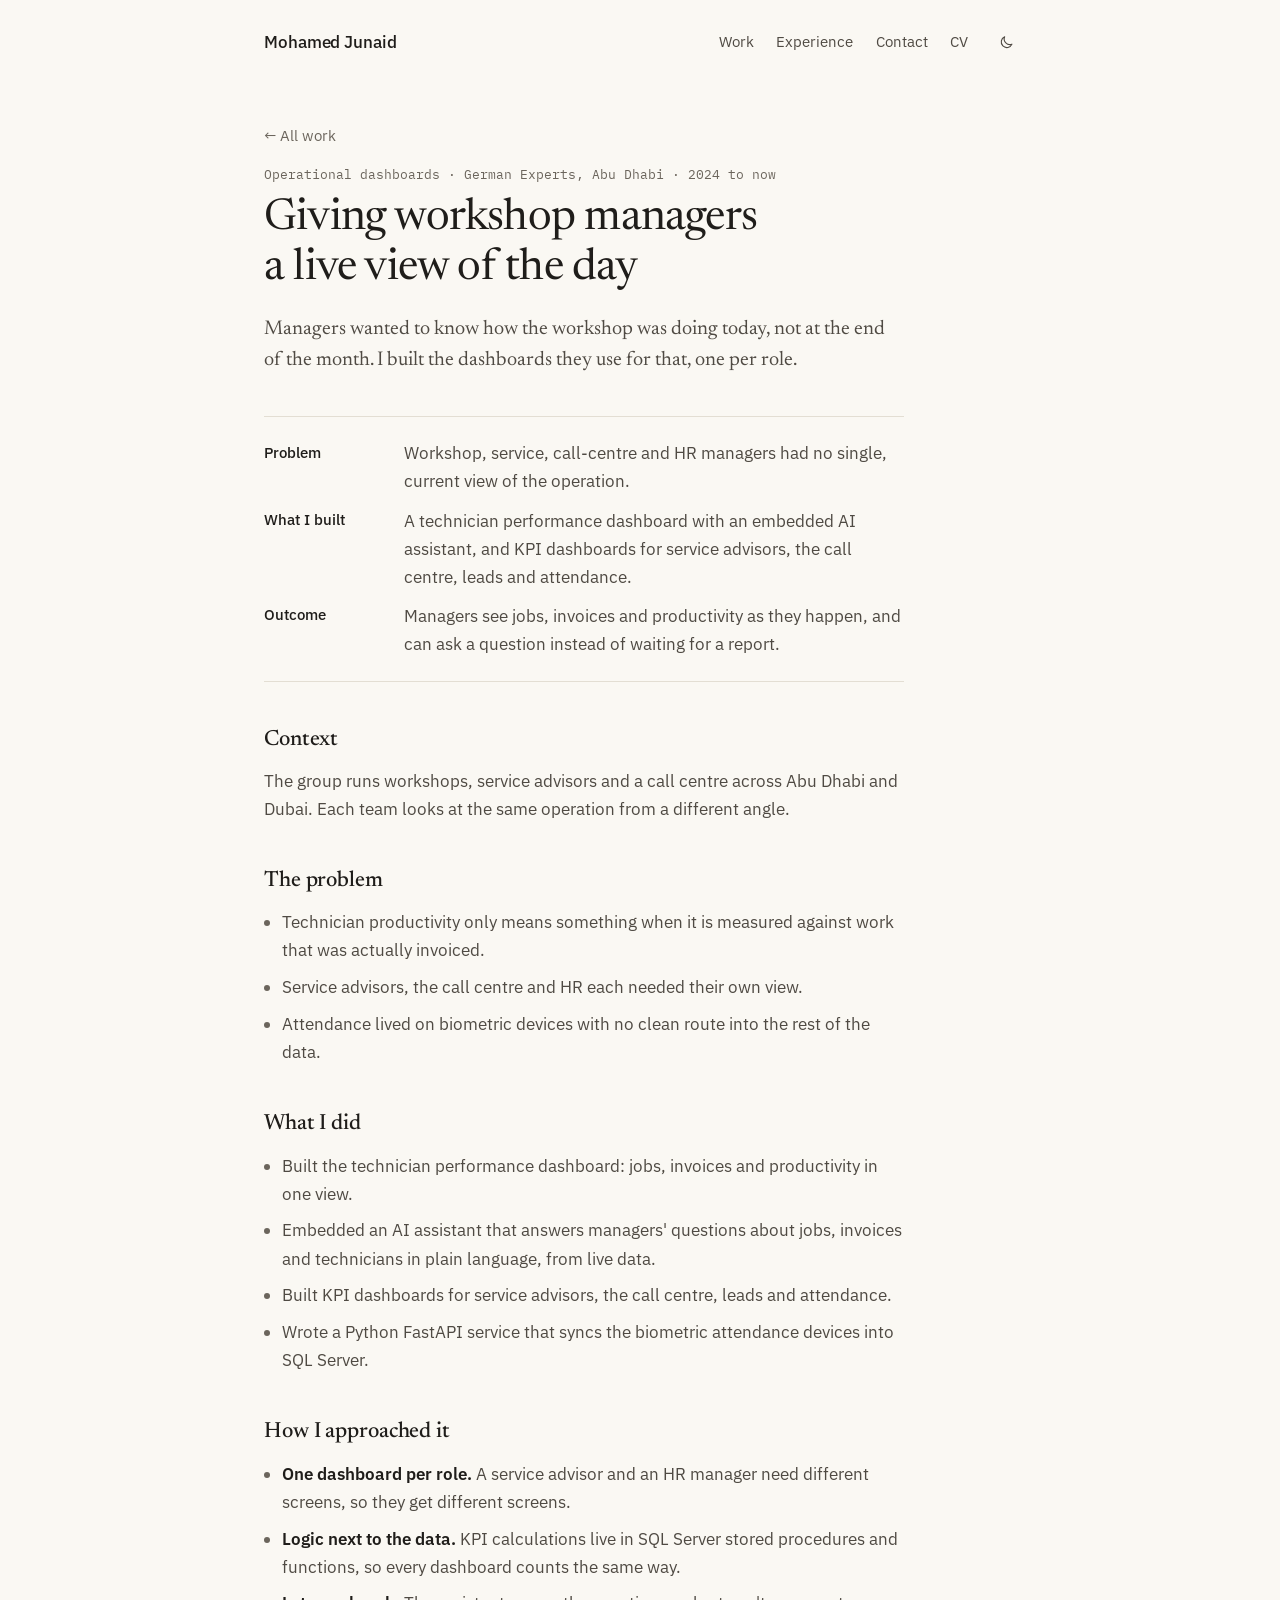
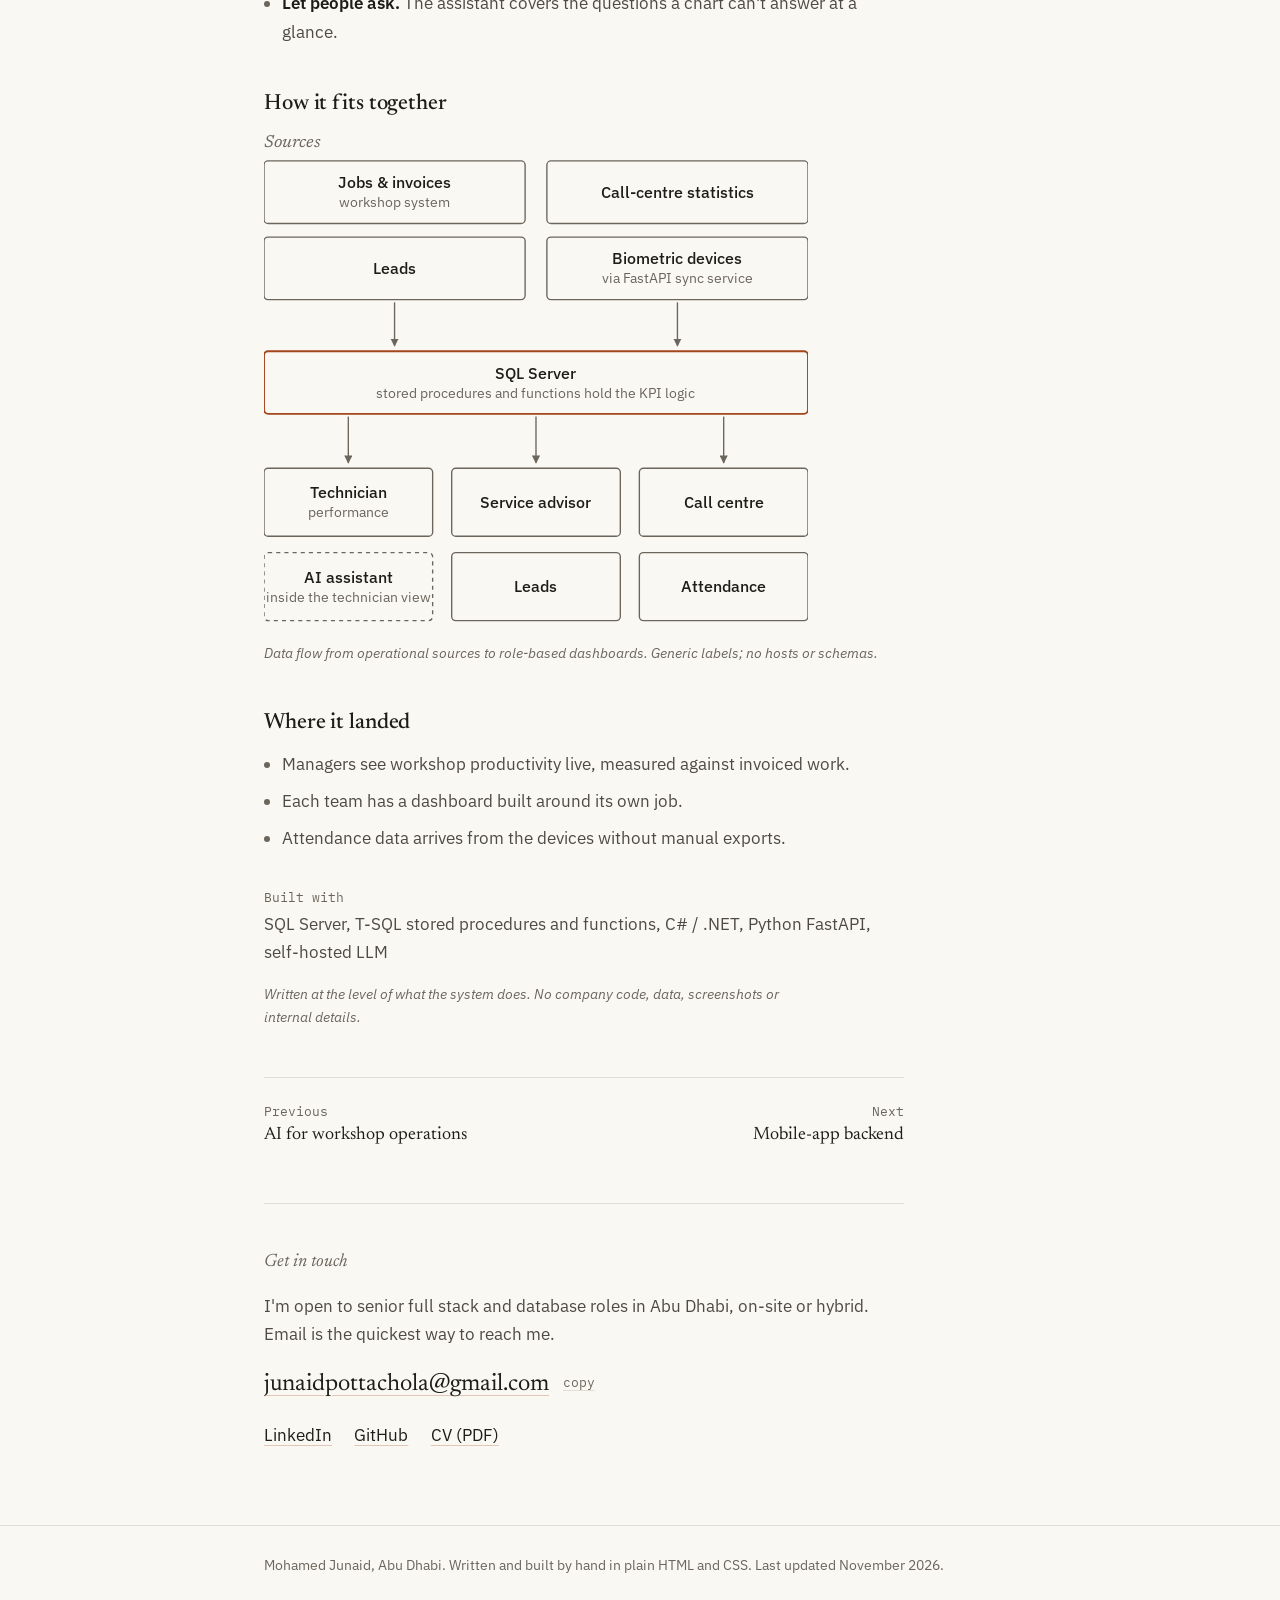
<file: work/operational-dashboards.html>
<!doctype html>
<html lang="en">
<head>
  <meta charset="utf-8">
  <meta name="viewport" content="width=device-width, initial-scale=1">
  <title>Giving workshop managers a live view of the day | Mohamed Junaid</title>
  <meta name="description" content="Case study: KPI dashboards for technician performance, service advisors, the call centre, leads and attendance, with an embedded AI assistant and a Python sync service for biometric attendance devices.">
  <meta name="author" content="Mohamed Junaid">
  <meta name="color-scheme" content="light dark">
  <meta name="theme-color" content="#faf8f3" media="(prefers-color-scheme: light)">
  <meta name="theme-color" content="#161513" media="(prefers-color-scheme: dark)">
  <link rel="canonical" href="https://junaidpottachola.github.io/work/operational-dashboards.html">

  <meta property="og:type" content="article">
  <meta property="og:site_name" content="Mohamed Junaid">
  <meta property="og:title" content="Giving workshop managers a live view of the day | Mohamed Junaid">
  <meta property="og:description" content="Case study: KPI dashboards for technician performance, service advisors, the call centre, leads and attendance, with an embedded AI assistant and a Python sync service for biometric attendance devices.">
  <meta property="og:url" content="https://junaidpottachola.github.io/work/operational-dashboards.html">
  <meta property="og:image" content="https://junaidpottachola.github.io/assets/og-image.png">
  <meta property="og:image:width" content="1200">
  <meta property="og:image:height" content="630">
  <meta property="og:image:alt" content="Mohamed Junaid, Senior Full Stack Developer & Database Engineer, Abu Dhabi">
  <meta property="og:locale" content="en_US">
  <meta name="twitter:card" content="summary_large_image">
  <meta name="twitter:title" content="Giving workshop managers a live view of the day | Mohamed Junaid">
  <meta name="twitter:description" content="Case study: KPI dashboards for technician performance, service advisors, the call centre, leads and attendance, with an embedded AI assistant and a Python sync service for biometric attendance devices.">
  <meta name="twitter:image" content="https://junaidpottachola.github.io/assets/og-image.png">

  <link rel="icon" href="data:image/svg+xml,%3Csvg xmlns='http://www.w3.org/2000/svg' viewBox='0 0 64 64'%3E%3Crect width='64' height='64' rx='12' fill='%23f6f3ec'/%3E%3Ctext x='50%25' y='54%25' text-anchor='middle' dominant-baseline='middle' font-family='Georgia,serif' font-style='italic' font-size='44' fill='%23a3461d'%3Ej%3C/text%3E%3C/svg%3E">

  <script>
    /* Apply saved theme before first paint to avoid a flash. */
    (function () {
      try {
        var t = localStorage.getItem('theme');
        if (t === 'light' || t === 'dark') document.documentElement.setAttribute('data-theme', t);
      } catch (e) {}
    })();
  </script>

  <link rel="preconnect" href="https://fonts.googleapis.com">
  <link rel="preconnect" href="https://fonts.gstatic.com" crossorigin>
  <link href="https://fonts.googleapis.com/css2?family=Newsreader:ital,opsz,wght@0,6..72,400;0,6..72,500;1,6..72,400&family=IBM+Plex+Sans:ital,wght@0,400;0,500;0,600;1,400&family=IBM+Plex+Mono:wght@400&display=swap" rel="stylesheet">
  <link rel="stylesheet" href="../styles.css">

  <script type="application/ld+json">
{
  "@context": "https://schema.org",
  "@type": "Person",
  "name": "Mohamed Junaid",
  "jobTitle": "Senior Full Stack Developer & Database Engineer",
  "url": "https://junaidpottachola.github.io/",
  "image": "https://junaidpottachola.github.io/assets/profile.jpg",
  "address": {
    "@type": "PostalAddress",
    "addressLocality": "Abu Dhabi",
    "addressCountry": "AE"
  },
  "knowsLanguage": [
    "English",
    "Malayalam"
  ],
  "sameAs": [
    "https://www.linkedin.com/in/junaid-pottachola/",
    "https://github.com/junaidpottachola"
  ],
  "knowsAbout": [
    "C#",
    "ASP.NET Core",
    "Angular",
    "Python",
    "SQL Server",
    "Oracle",
    "PL/SQL",
    "REST APIs",
    "KPI dashboards",
    "OCR",
    "Computer vision",
    "CRM and ERP integration"
  ]
}
  </script>
  <script type="application/ld+json">
{
  "@context": "https://schema.org",
  "@type": "Article",
  "headline": "Giving workshop managers a live view of the day",
  "description": "Case study: KPI dashboards for technician performance, service advisors, the call centre, leads and attendance, with an embedded AI assistant and a Python sync service for biometric attendance devices.",
  "url": "https://junaidpottachola.github.io/work/operational-dashboards.html",
  "image": "https://junaidpottachola.github.io/assets/og-image.png",
  "dateModified": "2026-11-15",
  "author": {
    "@type": "Person",
    "name": "Mohamed Junaid",
    "url": "https://junaidpottachola.github.io/"
  }
}
  </script>
</head>
<body>
  <a class="skip-link" href="#main">Skip to content</a>

  <svg width="0" height="0" style="position:absolute" aria-hidden="true" focusable="false">
    <symbol id="i-sun" viewBox="0 0 24 24"><g fill="none" stroke="currentColor" stroke-width="1.6" stroke-linecap="round"><circle cx="12" cy="12" r="4"/><path d="M12 2.5v2M12 19.5v2M4.6 4.6l1.4 1.4M18 18l1.4 1.4M2.5 12h2M19.5 12h2M4.6 19.4 6 18M18 6l1.4-1.4"/></g></symbol>
    <symbol id="i-moon" viewBox="0 0 24 24"><path fill="none" stroke="currentColor" stroke-width="1.6" stroke-linejoin="round" d="M20 14.5A8 8 0 0 1 9.5 4a8 8 0 1 0 10.5 10.5z"/></symbol>
  </svg>
  <header class="site-header">
    <nav class="wrap nav" aria-label="Main">
      <a class="brand" href="../index.html">Mohamed Junaid</a>
      <ul class="nav-links">
        <li><a href="../index.html#work">Work</a></li>
        <li class="hide-sm"><a href="../index.html#experience">Experience</a></li>
        <li class="hide-sm"><a href="../index.html#contact">Contact</a></li>
        <li><a href="../cv/Mohamed_Junaid_CV.pdf" download>CV</a></li>
        <li><button class="theme-toggle" type="button" aria-label="Switch to dark theme" title="Toggle theme">
          <svg class="icon-sun" aria-hidden="true"><use href="#i-sun"/></svg>
          <svg class="icon-moon" aria-hidden="true"><use href="#i-moon"/></svg>
        </button></li>
      </ul>
    </nav>
  </header>

  <main id="main" tabindex="-1" class="wrap">
    <article class="article">
      <header class="article-head">
        <p class="crumb"><a href="../index.html#work">&larr; All work</a></p>
        <p class="article-meta">Operational dashboards &middot; German Experts, Abu Dhabi &middot; 2024 to now</p>
        <h1>Giving workshop managers a live view of the day</h1>
        <p class="lede">Managers wanted to know how the workshop was doing today, not at the end of the month. I built the dashboards they use for that, one per role.</p>
      </header>

      <dl class="tldr"><dt>Problem</dt><dd>Workshop, service, call-centre and HR managers had no single, current view of the operation.</dd><dt>What I built</dt><dd>A technician performance dashboard with an embedded AI assistant, and KPI dashboards for service advisors, the call centre, leads and attendance.</dd><dt>Outcome</dt><dd>Managers see jobs, invoices and productivity as they happen, and can ask a question instead of waiting for a report.</dd></dl>

      <h2>Context</h2><p>The group runs workshops, service advisors and a call centre across Abu Dhabi and Dubai. Each team looks at the same operation from a different angle.</p>
      <h2>The problem</h2><ul><li>Technician productivity only means something when it is measured against work that was actually invoiced.</li><li>Service advisors, the call centre and HR each needed their own view.</li><li>Attendance lived on biometric devices with no clean route into the rest of the data.</li></ul>
      <h2>What I did</h2><ul><li>Built the technician performance dashboard: jobs, invoices and productivity in one view.</li><li>Embedded an AI assistant that answers managers' questions about jobs, invoices and technicians in plain language, from live data.</li><li>Built KPI dashboards for service advisors, the call centre, leads and attendance.</li><li>Wrote a Python FastAPI service that syncs the biometric attendance devices into SQL Server.</li></ul>
      <h2>How I approached it</h2><ul><li><strong>One dashboard per role.</strong> A service advisor and an HR manager need different screens, so they get different screens.</li><li><strong>Logic next to the data.</strong> KPI calculations live in SQL Server stored procedures and functions, so every dashboard counts the same way.</li><li><strong>Let people ask.</strong> The assistant covers the questions a chart can't answer at a glance.</li></ul>
      <h2>How it fits together</h2>
      <figure class="diagram">
        <svg viewBox="0 0 400 366" role="img" aria-labelledby="dg-dash-t dg-dash-d"><title id="dg-dash-t">Operational dashboards: data flow</title><desc id="dg-dash-d">Workshop jobs and invoices, call-centre statistics, leads, and biometric attendance devices (through a Python FastAPI sync service) feed SQL Server, where stored procedures hold the KPI logic. SQL Server serves five dashboards: technician performance, service advisor, call centre, leads and attendance. An AI assistant inside the technician dashboard answers managers' questions from the same live data.</desc><defs><marker id="dg-dash-ah" viewBox="0 0 10 10" refX="9" refY="5" markerWidth="6" markerHeight="6" orient="auto-start-reverse"><path class="dg-head" d="M0 0 10 5 0 10z"/></marker></defs><text class="dg-lane" x="0" y="12" text-anchor="start">Sources</text><rect class="dg-box" x="0" y="22" width="192" height="46" rx="3"/><text class="dg-t" x="96" y="42.0" text-anchor="middle">Jobs &amp; invoices</text><text class="dg-s" x="96" y="56.0" text-anchor="middle">workshop system</text><rect class="dg-box" x="208" y="22" width="192" height="46" rx="3"/><text class="dg-t" x="304" y="49.0" text-anchor="middle">Call-centre statistics</text><rect class="dg-box" x="0" y="78" width="192" height="46" rx="3"/><text class="dg-t" x="96" y="105.0" text-anchor="middle">Leads</text><rect class="dg-box" x="208" y="78" width="192" height="46" rx="3"/><text class="dg-t" x="304" y="98.0" text-anchor="middle">Biometric devices</text><text class="dg-s" x="304" y="112.0" text-anchor="middle">via FastAPI sync service</text><line class="dg-edge" x1="96" y1="126" x2="96" y2="158" marker-end="url(#dg-dash-ah)"/><line class="dg-edge" x1="304" y1="126" x2="304" y2="158" marker-end="url(#dg-dash-ah)"/><rect class="dg-box accent" x="0" y="162" width="400" height="46" rx="3"/><text class="dg-t" x="200" y="182.0" text-anchor="middle">SQL Server</text><text class="dg-s" x="200" y="196.0" text-anchor="middle">stored procedures and functions hold the KPI logic</text><line class="dg-edge" x1="62" y1="210" x2="62" y2="244" marker-end="url(#dg-dash-ah)"/><line class="dg-edge" x1="200" y1="210" x2="200" y2="244" marker-end="url(#dg-dash-ah)"/><line class="dg-edge" x1="338" y1="210" x2="338" y2="244" marker-end="url(#dg-dash-ah)"/><rect class="dg-box" x="0" y="248" width="124" height="50" rx="3"/><text class="dg-t" x="62" y="270.0" text-anchor="middle">Technician</text><text class="dg-s" x="62" y="284.0" text-anchor="middle">performance</text><rect class="dg-box" x="138" y="248" width="124" height="50" rx="3"/><text class="dg-t" x="200" y="277.0" text-anchor="middle">Service advisor</text><rect class="dg-box" x="276" y="248" width="124" height="50" rx="3"/><text class="dg-t" x="338" y="277.0" text-anchor="middle">Call centre</text><rect class="dg-box muted" x="0" y="310" width="124" height="50" rx="3"/><text class="dg-t" x="62" y="332.0" text-anchor="middle">AI assistant</text><text class="dg-s" x="62" y="346.0" text-anchor="middle">inside the technician view</text><rect class="dg-box" x="138" y="310" width="124" height="50" rx="3"/><text class="dg-t" x="200" y="339.0" text-anchor="middle">Leads</text><rect class="dg-box" x="276" y="310" width="124" height="50" rx="3"/><text class="dg-t" x="338" y="339.0" text-anchor="middle">Attendance</text></svg>
        <figcaption>Data flow from operational sources to role-based dashboards. Generic labels; no hosts or schemas.</figcaption>
      </figure>
      <h2>Where it landed</h2><ul><li>Managers see workshop productivity live, measured against invoiced work.</li><li>Each team has a dashboard built around its own job.</li><li>Attendance data arrives from the devices without manual exports.</li></ul>
      <p class="stack"><span>Built with</span> SQL Server, T-SQL stored procedures and functions, C# / .NET, Python FastAPI, self-hosted LLM</p>
      <p class="note">Written at the level of what the system does. No company code, data, screenshots or internal details.</p>

      <nav class="pager" aria-label="More case studies">
        <a href="ai-solutions.html" rel="prev"><span>Previous</span>AI for workshop operations</a>
        <a href="technician-app-apis.html" rel="next"><span>Next</span>Mobile-app backend</a>
      </nav>
    </article>

    <section class="block" id="contact" aria-labelledby="contact-h">
      <h2 id="contact-h">Get in touch</h2>
      <div class="block-body">
        <p>I'm open to senior full stack and database roles in Abu Dhabi, on-site or hybrid. Email is the quickest way to reach me.</p>
        <p class="email-line"><a href="mailto:junaidpottachola@gmail.com">junaidpottachola@gmail.com</a> <button class="copy" type="button" data-copy="junaidpottachola@gmail.com" aria-label="Copy email address"><span class="btn-copy-label">copy</span></button></p>
        <p class="link-row"><a href="https://www.linkedin.com/in/junaid-pottachola/" target="_blank" rel="noopener">LinkedIn<span class="sr-only"> (opens in a new tab)</span></a>
          <a href="https://github.com/junaidpottachola" target="_blank" rel="noopener">GitHub<span class="sr-only"> (opens in a new tab)</span></a>
          <a href="../cv/Mohamed_Junaid_CV.pdf" download>CV (PDF)</a></p>
      </div>
    </section>
  </main>

  <footer class="site-footer">
    <div class="wrap">
      <p>Mohamed Junaid, Abu Dhabi. Written and built by hand in plain HTML and CSS. Last updated <time datetime="2026-11-15">November 2026</time>.</p>
    </div>
  </footer>

  <script src="../script.js" defer></script>
</body>
</html>
</file>
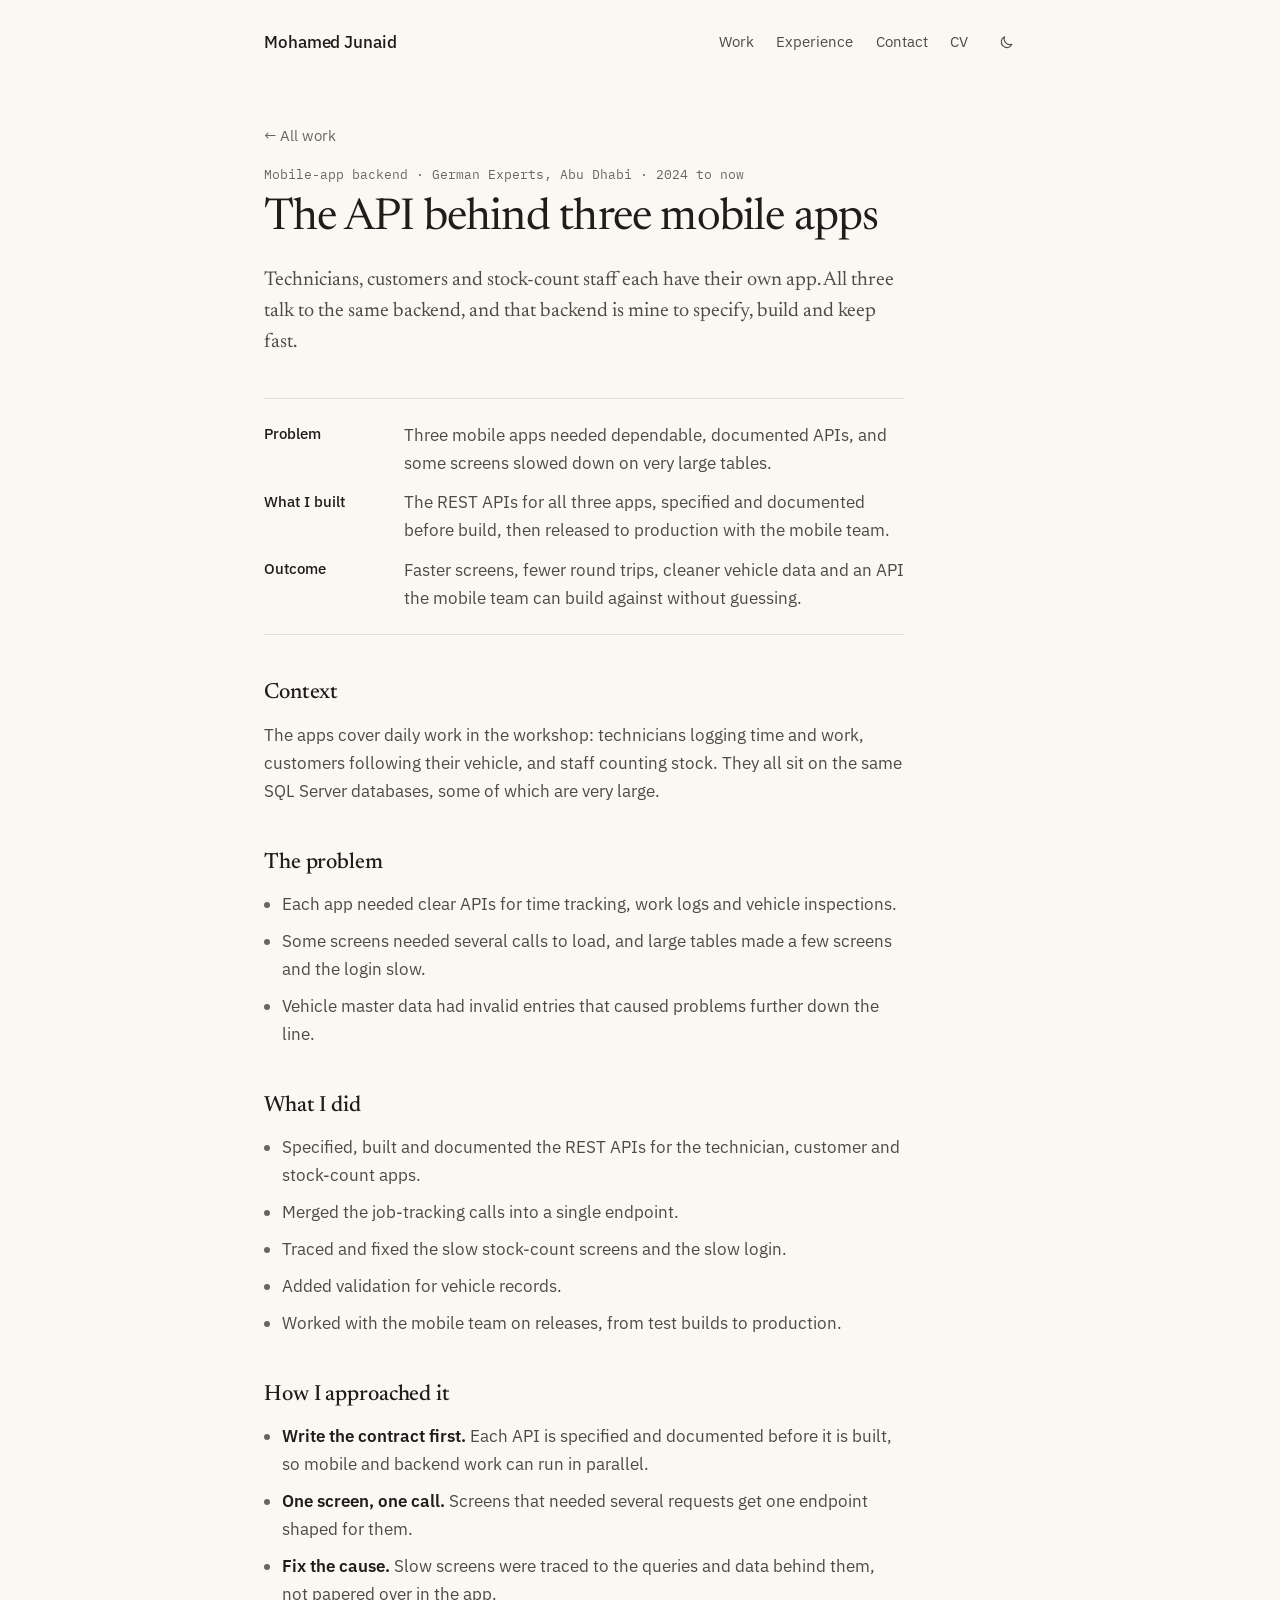
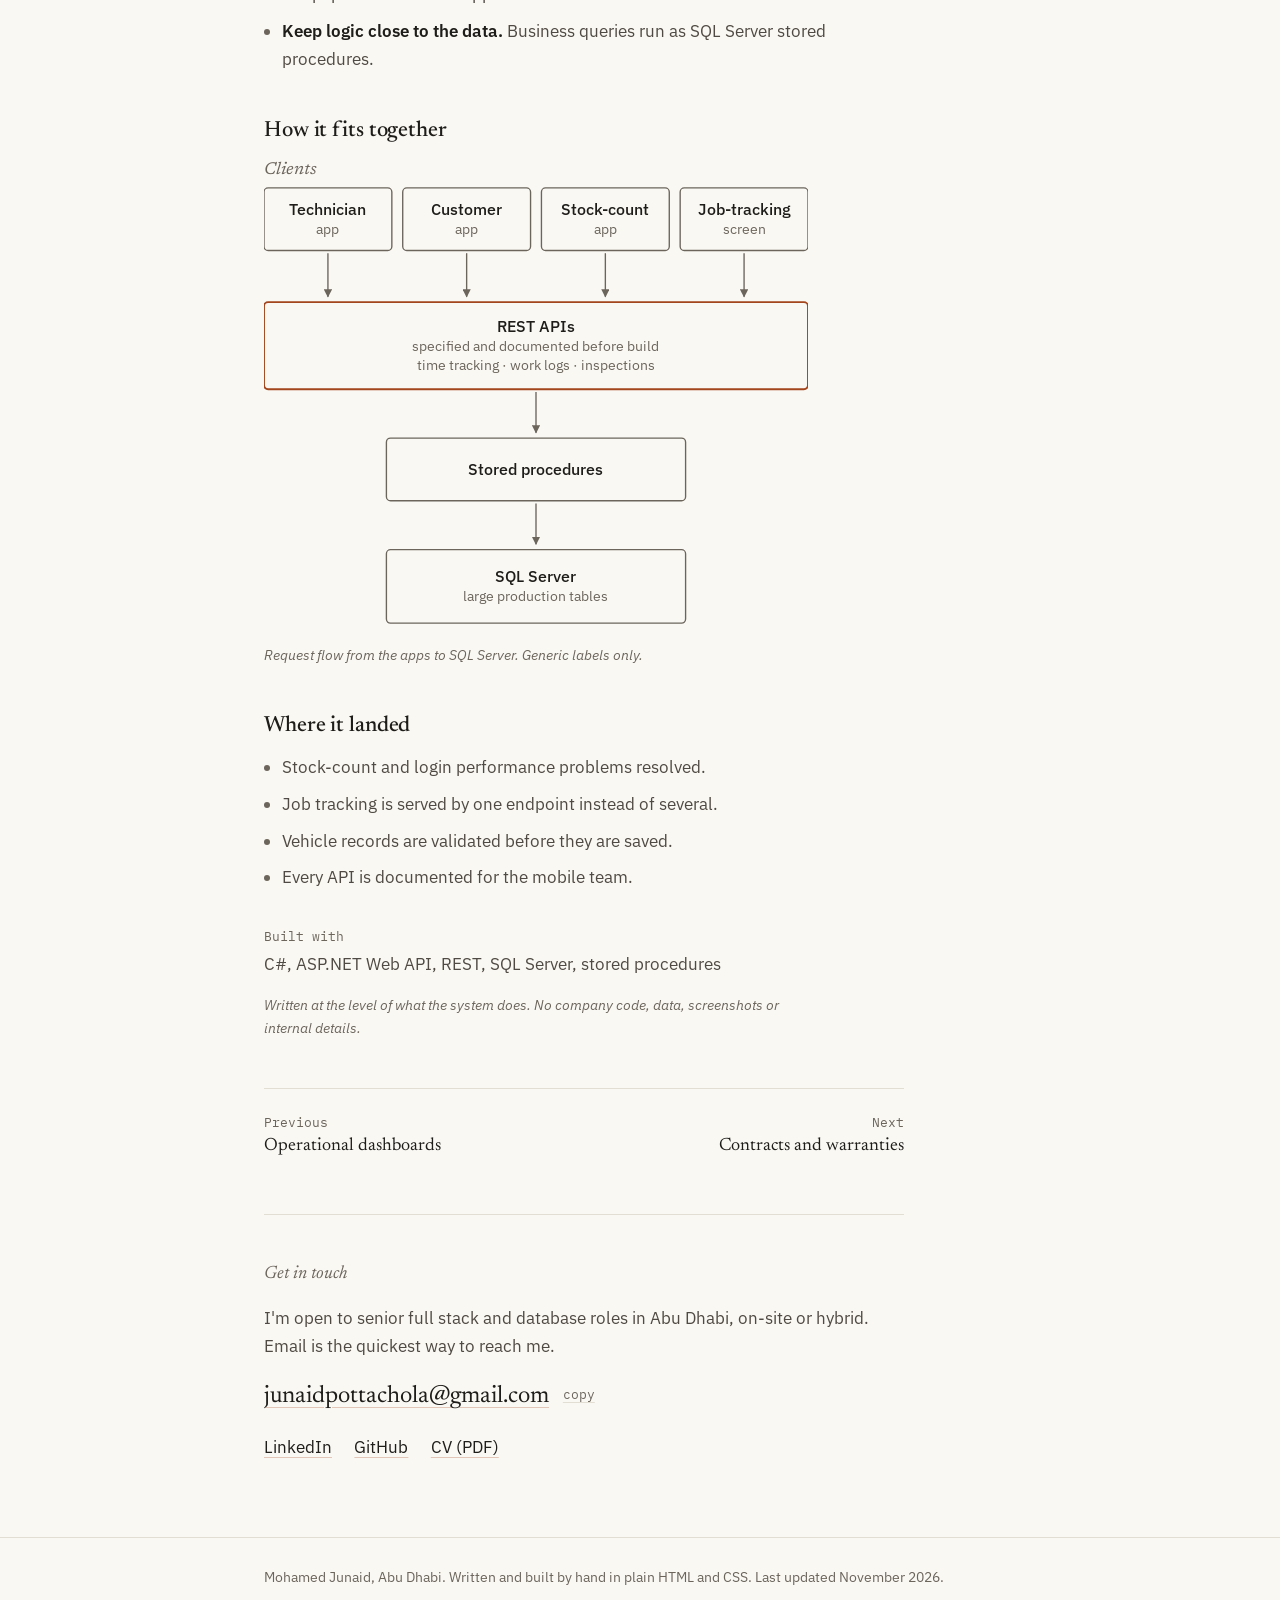
<file: work/technician-app-apis.html>
<!doctype html>
<html lang="en">
<head>
  <meta charset="utf-8">
  <meta name="viewport" content="width=device-width, initial-scale=1">
  <title>The API behind three mobile apps | Mohamed Junaid</title>
  <meta name="description" content="Case study: the backend REST APIs for a technician app, a customer app and a stock-count app, from specification and documentation to production release, kept fast on large SQL Server tables.">
  <meta name="author" content="Mohamed Junaid">
  <meta name="color-scheme" content="light dark">
  <meta name="theme-color" content="#faf8f3" media="(prefers-color-scheme: light)">
  <meta name="theme-color" content="#161513" media="(prefers-color-scheme: dark)">
  <link rel="canonical" href="https://junaidpottachola.github.io/work/technician-app-apis.html">

  <meta property="og:type" content="article">
  <meta property="og:site_name" content="Mohamed Junaid">
  <meta property="og:title" content="The API behind three mobile apps | Mohamed Junaid">
  <meta property="og:description" content="Case study: the backend REST APIs for a technician app, a customer app and a stock-count app, from specification and documentation to production release, kept fast on large SQL Server tables.">
  <meta property="og:url" content="https://junaidpottachola.github.io/work/technician-app-apis.html">
  <meta property="og:image" content="https://junaidpottachola.github.io/assets/og-image.png">
  <meta property="og:image:width" content="1200">
  <meta property="og:image:height" content="630">
  <meta property="og:image:alt" content="Mohamed Junaid, Senior Full Stack Developer & Database Engineer, Abu Dhabi">
  <meta property="og:locale" content="en_US">
  <meta name="twitter:card" content="summary_large_image">
  <meta name="twitter:title" content="The API behind three mobile apps | Mohamed Junaid">
  <meta name="twitter:description" content="Case study: the backend REST APIs for a technician app, a customer app and a stock-count app, from specification and documentation to production release, kept fast on large SQL Server tables.">
  <meta name="twitter:image" content="https://junaidpottachola.github.io/assets/og-image.png">

  <link rel="icon" href="data:image/svg+xml,%3Csvg xmlns='http://www.w3.org/2000/svg' viewBox='0 0 64 64'%3E%3Crect width='64' height='64' rx='12' fill='%23f6f3ec'/%3E%3Ctext x='50%25' y='54%25' text-anchor='middle' dominant-baseline='middle' font-family='Georgia,serif' font-style='italic' font-size='44' fill='%23a3461d'%3Ej%3C/text%3E%3C/svg%3E">

  <script>
    /* Apply saved theme before first paint to avoid a flash. */
    (function () {
      try {
        var t = localStorage.getItem('theme');
        if (t === 'light' || t === 'dark') document.documentElement.setAttribute('data-theme', t);
      } catch (e) {}
    })();
  </script>

  <link rel="preconnect" href="https://fonts.googleapis.com">
  <link rel="preconnect" href="https://fonts.gstatic.com" crossorigin>
  <link href="https://fonts.googleapis.com/css2?family=Newsreader:ital,opsz,wght@0,6..72,400;0,6..72,500;1,6..72,400&family=IBM+Plex+Sans:ital,wght@0,400;0,500;0,600;1,400&family=IBM+Plex+Mono:wght@400&display=swap" rel="stylesheet">
  <link rel="stylesheet" href="../styles.css">

  <script type="application/ld+json">
{
  "@context": "https://schema.org",
  "@type": "Person",
  "name": "Mohamed Junaid",
  "jobTitle": "Senior Full Stack Developer & Database Engineer",
  "url": "https://junaidpottachola.github.io/",
  "image": "https://junaidpottachola.github.io/assets/profile.jpg",
  "address": {
    "@type": "PostalAddress",
    "addressLocality": "Abu Dhabi",
    "addressCountry": "AE"
  },
  "knowsLanguage": [
    "English",
    "Malayalam"
  ],
  "sameAs": [
    "https://www.linkedin.com/in/junaid-pottachola/",
    "https://github.com/junaidpottachola"
  ],
  "knowsAbout": [
    "C#",
    "ASP.NET Core",
    "Angular",
    "Python",
    "SQL Server",
    "Oracle",
    "PL/SQL",
    "REST APIs",
    "KPI dashboards",
    "OCR",
    "Computer vision",
    "CRM and ERP integration"
  ]
}
  </script>
  <script type="application/ld+json">
{
  "@context": "https://schema.org",
  "@type": "Article",
  "headline": "The API behind three mobile apps",
  "description": "Case study: the backend REST APIs for a technician app, a customer app and a stock-count app, from specification and documentation to production release, kept fast on large SQL Server tables.",
  "url": "https://junaidpottachola.github.io/work/technician-app-apis.html",
  "image": "https://junaidpottachola.github.io/assets/og-image.png",
  "dateModified": "2026-11-15",
  "author": {
    "@type": "Person",
    "name": "Mohamed Junaid",
    "url": "https://junaidpottachola.github.io/"
  }
}
  </script>
</head>
<body>
  <a class="skip-link" href="#main">Skip to content</a>

  <svg width="0" height="0" style="position:absolute" aria-hidden="true" focusable="false">
    <symbol id="i-sun" viewBox="0 0 24 24"><g fill="none" stroke="currentColor" stroke-width="1.6" stroke-linecap="round"><circle cx="12" cy="12" r="4"/><path d="M12 2.5v2M12 19.5v2M4.6 4.6l1.4 1.4M18 18l1.4 1.4M2.5 12h2M19.5 12h2M4.6 19.4 6 18M18 6l1.4-1.4"/></g></symbol>
    <symbol id="i-moon" viewBox="0 0 24 24"><path fill="none" stroke="currentColor" stroke-width="1.6" stroke-linejoin="round" d="M20 14.5A8 8 0 0 1 9.5 4a8 8 0 1 0 10.5 10.5z"/></symbol>
  </svg>
  <header class="site-header">
    <nav class="wrap nav" aria-label="Main">
      <a class="brand" href="../index.html">Mohamed Junaid</a>
      <ul class="nav-links">
        <li><a href="../index.html#work">Work</a></li>
        <li class="hide-sm"><a href="../index.html#experience">Experience</a></li>
        <li class="hide-sm"><a href="../index.html#contact">Contact</a></li>
        <li><a href="../cv/Mohamed_Junaid_CV.pdf" download>CV</a></li>
        <li><button class="theme-toggle" type="button" aria-label="Switch to dark theme" title="Toggle theme">
          <svg class="icon-sun" aria-hidden="true"><use href="#i-sun"/></svg>
          <svg class="icon-moon" aria-hidden="true"><use href="#i-moon"/></svg>
        </button></li>
      </ul>
    </nav>
  </header>

  <main id="main" tabindex="-1" class="wrap">
    <article class="article">
      <header class="article-head">
        <p class="crumb"><a href="../index.html#work">&larr; All work</a></p>
        <p class="article-meta">Mobile-app backend &middot; German Experts, Abu Dhabi &middot; 2024 to now</p>
        <h1>The API behind three mobile apps</h1>
        <p class="lede">Technicians, customers and stock-count staff each have their own app. All three talk to the same backend, and that backend is mine to specify, build and keep fast.</p>
      </header>

      <dl class="tldr"><dt>Problem</dt><dd>Three mobile apps needed dependable, documented APIs, and some screens slowed down on very large tables.</dd><dt>What I built</dt><dd>The REST APIs for all three apps, specified and documented before build, then released to production with the mobile team.</dd><dt>Outcome</dt><dd>Faster screens, fewer round trips, cleaner vehicle data and an API the mobile team can build against without guessing.</dd></dl>

      <h2>Context</h2><p>The apps cover daily work in the workshop: technicians logging time and work, customers following their vehicle, and staff counting stock. They all sit on the same SQL Server databases, some of which are very large.</p>
      <h2>The problem</h2><ul><li>Each app needed clear APIs for time tracking, work logs and vehicle inspections.</li><li>Some screens needed several calls to load, and large tables made a few screens and the login slow.</li><li>Vehicle master data had invalid entries that caused problems further down the line.</li></ul>
      <h2>What I did</h2><ul><li>Specified, built and documented the REST APIs for the technician, customer and stock-count apps.</li><li>Merged the job-tracking calls into a single endpoint.</li><li>Traced and fixed the slow stock-count screens and the slow login.</li><li>Added validation for vehicle records.</li><li>Worked with the mobile team on releases, from test builds to production.</li></ul>
      <h2>How I approached it</h2><ul><li><strong>Write the contract first.</strong> Each API is specified and documented before it is built, so mobile and backend work can run in parallel.</li><li><strong>One screen, one call.</strong> Screens that needed several requests get one endpoint shaped for them.</li><li><strong>Fix the cause.</strong> Slow screens were traced to the queries and data behind them, not papered over in the app.</li><li><strong>Keep logic close to the data.</strong> Business queries run as SQL Server stored procedures.</li></ul>
      <h2>How it fits together</h2>
      <figure class="diagram">
        <svg viewBox="0 0 400 348" role="img" aria-labelledby="dg-api-t dg-api-d"><title id="dg-api-t">Mobile-app backend: request flow</title><desc id="dg-api-d">Four clients (technician app, customer app, stock-count app and a job-tracking screen) call documented REST APIs for time tracking, work logs and vehicle inspections. The APIs run SQL Server stored procedures against large SQL Server tables.</desc><defs><marker id="dg-api-ah" viewBox="0 0 10 10" refX="9" refY="5" markerWidth="6" markerHeight="6" orient="auto-start-reverse"><path class="dg-head" d="M0 0 10 5 0 10z"/></marker></defs><text class="dg-lane" x="0" y="12" text-anchor="start">Clients</text><rect class="dg-box" x="0" y="22" width="94" height="46" rx="3"/><text class="dg-t" x="47" y="42.0" text-anchor="middle">Technician</text><text class="dg-s" x="47" y="56.0" text-anchor="middle">app</text><line class="dg-edge" x1="47" y1="70" x2="47" y2="102" marker-end="url(#dg-api-ah)"/><rect class="dg-box" x="102" y="22" width="94" height="46" rx="3"/><text class="dg-t" x="149" y="42.0" text-anchor="middle">Customer</text><text class="dg-s" x="149" y="56.0" text-anchor="middle">app</text><line class="dg-edge" x1="149" y1="70" x2="149" y2="102" marker-end="url(#dg-api-ah)"/><rect class="dg-box" x="204" y="22" width="94" height="46" rx="3"/><text class="dg-t" x="251" y="42.0" text-anchor="middle">Stock-count</text><text class="dg-s" x="251" y="56.0" text-anchor="middle">app</text><line class="dg-edge" x1="251" y1="70" x2="251" y2="102" marker-end="url(#dg-api-ah)"/><rect class="dg-box" x="306" y="22" width="94" height="46" rx="3"/><text class="dg-t" x="353" y="42.0" text-anchor="middle">Job-tracking</text><text class="dg-s" x="353" y="56.0" text-anchor="middle">screen</text><line class="dg-edge" x1="353" y1="70" x2="353" y2="102" marker-end="url(#dg-api-ah)"/><rect class="dg-box accent" x="0" y="106" width="400" height="64" rx="3"/><text class="dg-t" x="200" y="128.0" text-anchor="middle">REST APIs</text><text class="dg-s" x="200" y="142.0" text-anchor="middle">specified and documented before build</text><text class="dg-s" x="200" y="156.0" text-anchor="middle">time tracking · work logs · inspections</text><line class="dg-edge" x1="200" y1="172" x2="200" y2="202" marker-end="url(#dg-api-ah)"/><rect class="dg-box" x="90" y="206" width="220" height="46" rx="3"/><text class="dg-t" x="200" y="233.0" text-anchor="middle">Stored procedures</text><line class="dg-edge" x1="200" y1="254" x2="200" y2="284" marker-end="url(#dg-api-ah)"/><rect class="dg-box" x="90" y="288" width="220" height="54" rx="3"/><text class="dg-t" x="200" y="312.0" text-anchor="middle">SQL Server</text><text class="dg-s" x="200" y="326.0" text-anchor="middle">large production tables</text></svg>
        <figcaption>Request flow from the apps to SQL Server. Generic labels only.</figcaption>
      </figure>
      <h2>Where it landed</h2><ul><li>Stock-count and login performance problems resolved.</li><li>Job tracking is served by one endpoint instead of several.</li><li>Vehicle records are validated before they are saved.</li><li>Every API is documented for the mobile team.</li></ul>
      <p class="stack"><span>Built with</span> C#, ASP.NET Web API, REST, SQL Server, stored procedures</p>
      <p class="note">Written at the level of what the system does. No company code, data, screenshots or internal details.</p>

      <nav class="pager" aria-label="More case studies">
        <a href="operational-dashboards.html" rel="prev"><span>Previous</span>Operational dashboards</a>
        <a href="contract-warranty-platform.html" rel="next"><span>Next</span>Contracts and warranties</a>
      </nav>
    </article>

    <section class="block" id="contact" aria-labelledby="contact-h">
      <h2 id="contact-h">Get in touch</h2>
      <div class="block-body">
        <p>I'm open to senior full stack and database roles in Abu Dhabi, on-site or hybrid. Email is the quickest way to reach me.</p>
        <p class="email-line"><a href="mailto:junaidpottachola@gmail.com">junaidpottachola@gmail.com</a> <button class="copy" type="button" data-copy="junaidpottachola@gmail.com" aria-label="Copy email address"><span class="btn-copy-label">copy</span></button></p>
        <p class="link-row"><a href="https://www.linkedin.com/in/junaid-pottachola/" target="_blank" rel="noopener">LinkedIn<span class="sr-only"> (opens in a new tab)</span></a>
          <a href="https://github.com/junaidpottachola" target="_blank" rel="noopener">GitHub<span class="sr-only"> (opens in a new tab)</span></a>
          <a href="../cv/Mohamed_Junaid_CV.pdf" download>CV (PDF)</a></p>
      </div>
    </section>
  </main>

  <footer class="site-footer">
    <div class="wrap">
      <p>Mohamed Junaid, Abu Dhabi. Written and built by hand in plain HTML and CSS. Last updated <time datetime="2026-11-15">November 2026</time>.</p>
    </div>
  </footer>

  <script src="../script.js" defer></script>
</body>
</html>
</file>
<file: styles.css>
/* Mohamed Junaid: personal site.
   One column, text first. Ink on warm paper, one rust accent. No cards, no chips, no shadows.
   Generated pages share this file (tools/build_portfolio.py). */

:root {
  --paper: #faf8f3;
  --ink: #1f1d1a;
  --ink-2: #4f4a43;      /* body copy, secondary text: 8:1 on paper */
  --ink-3: #6b655c;      /* dates, captions: 5.4:1 on paper */
  --rule: #e3ded3;
  --accent: #a3461d;     /* rust: 5.9:1 on paper */
  --accent-soft: rgba(163, 70, 29, .28);
  --mark: #f1e6d8;

  --serif: "Newsreader", "Iowan Old Style", Georgia, serif;
  --sans: "IBM Plex Sans", system-ui, -apple-system, "Segoe UI", sans-serif;
  --mono: "IBM Plex Mono", ui-monospace, "Cascadia Mono", Consolas, monospace;

  --measure: 36rem;
  color-scheme: light;
}

@media (prefers-color-scheme: dark) {
  :root:not([data-theme="light"]) {
    --paper: #161513;
    --ink: #ece7dd;
    --ink-2: #c3bcb0;
    --ink-3: #9b9488;
    --rule: #2e2b27;
    --accent: #e39467;
    --accent-soft: rgba(227, 148, 103, .35);
    --mark: #2b241e;
    color-scheme: dark;
  }
}
:root[data-theme="dark"] {
  --paper: #161513;
  --ink: #ece7dd;
  --ink-2: #c3bcb0;
  --ink-3: #9b9488;
  --rule: #2e2b27;
  --accent: #e39467;
  --accent-soft: rgba(227, 148, 103, .35);
  --mark: #2b241e;
  color-scheme: dark;
}

*, *::before, *::after { box-sizing: border-box; }
html { -webkit-text-size-adjust: 100%; scroll-behavior: smooth; scroll-padding-top: 1.5rem; }
@media (prefers-reduced-motion: reduce) { html { scroll-behavior: auto; } }

body {
  margin: 0;
  background: var(--paper);
  color: var(--ink-2);
  font: 400 1.0625rem/1.65 var(--sans);
  text-rendering: optimizeLegibility;
  -webkit-font-smoothing: antialiased;
}
::selection { background: var(--mark); color: var(--ink); }

h1, h2, h3 { color: var(--ink); margin: 0; }
p, ul, ol, dl, figure { margin: 0; }
img, svg { display: block; max-width: 100%; }
strong { color: var(--ink); font-weight: 600; }

/* Links: ink text, a quiet rust underline that firms up on hover. */
a {
  color: var(--ink);
  text-decoration: underline;
  text-decoration-color: var(--accent-soft);
  text-decoration-thickness: 1px;
  text-underline-offset: .22em;
  transition: text-decoration-color .15s ease, color .15s ease;
}
a:hover { color: var(--accent); text-decoration-color: currentColor; }
:focus-visible { outline: 2px solid var(--accent); outline-offset: 3px; border-radius: 2px; }

.sr-only {
  position: absolute; width: 1px; height: 1px; padding: 0; margin: -1px;
  overflow: hidden; clip: rect(0, 0, 0, 0); white-space: nowrap; border: 0;
}
.skip-link {
  position: absolute; left: 1rem; top: -3rem; z-index: 10;
  background: var(--ink); color: var(--paper); padding: .5rem .8rem; text-decoration: none;
}
.skip-link:focus { top: 1rem; }

.wrap { width: 100%; max-width: 50rem; margin: 0 auto; padding: 0 1.5rem; }
main { display: block; }
main:focus { outline: none; }
.muted { color: var(--ink-3); font-size: .9375rem; }

/* ---------- Header: just a name and a few words ---------- */
.nav {
  display: flex; align-items: center; justify-content: space-between; gap: 1rem;
  padding-top: 1.75rem; padding-bottom: 1.75rem;
}
.brand { font-weight: 500; text-decoration: none; letter-spacing: -.005em; }
.nav-links { display: flex; align-items: center; gap: 1.4rem; list-style: none; padding: 0; font-size: .9375rem; }
.nav-links a { color: var(--ink-2); text-decoration: none; }
.nav-links a:hover, .nav-links a[aria-current] { color: var(--ink); text-decoration: underline; text-decoration-color: var(--accent); }
.theme-toggle {
  display: grid; place-items: center; width: 2rem; height: 2rem; margin: -.25rem -.4rem -.25rem 0;
  border: 0; background: none; color: var(--ink-2); cursor: pointer; border-radius: 50%;
}
.theme-toggle:hover { color: var(--accent); }
.theme-toggle svg { width: 1.05rem; height: 1.05rem; }
.icon-moon { display: block; }
.icon-sun { display: none; }
:root[data-theme="dark"] .icon-moon { display: none; }
:root[data-theme="dark"] .icon-sun { display: block; }
@media (prefers-color-scheme: dark) {
  :root:not([data-theme="light"]) .icon-moon { display: none; }
  :root:not([data-theme="light"]) .icon-sun { display: block; }
}

/* ---------- Intro ---------- */
.intro {
  display: grid; grid-template-columns: 9rem minmax(0, 1fr); column-gap: 2.5rem;
  padding: 4.5rem 0 3.5rem;
}
.portrait {
  width: 6.5rem; height: 6.5rem; object-fit: cover; object-position: 50% 30%;
  border-radius: 50%; margin-top: .55rem;
  filter: saturate(.85);
  mix-blend-mode: multiply; /* the white studio backdrop melts into the paper */
}
:root[data-theme="dark"] .portrait { mix-blend-mode: normal; filter: saturate(.8) brightness(.92); }
@media (prefers-color-scheme: dark) {
  :root:not([data-theme="light"]) .portrait { mix-blend-mode: normal; filter: saturate(.8) brightness(.92); }
}
.intro h1 {
  font: 400 clamp(2.4rem, 5.2vw, 3.25rem)/1.05 var(--serif);
  letter-spacing: -.02em;
}
.role {
  margin-top: .6rem; font: italic 400 1.25rem/1.4 var(--serif); color: var(--ink-2);
}
.intro-text > p:not(.role) { margin-top: 1.1rem; max-width: var(--measure); }
.intro-text > .role + p { margin-top: 1.75rem; }

.link-row { display: flex; flex-wrap: wrap; gap: .4rem 1.4rem; }
.intro .link-row { margin-top: 1.6rem; }

/* ---------- Sections: label in the margin, content in the column ---------- */
.block {
  display: grid; grid-template-columns: 9rem minmax(0, 1fr); column-gap: 2.5rem;
  padding: 2.75rem 0;
  border-top: 1px solid var(--rule);
}
.block > h2 {
  font: italic 400 1.125rem/1.5 var(--serif); color: var(--ink-3);
  padding-top: .1rem;
}
.block-body > * + * { margin-top: 1.25rem; }
.block-note { color: var(--ink-3); font-size: .9375rem; max-width: var(--measure); }

/* Selected work */
.work-list { list-style: none; padding: 0; }
.work-item + .work-item { margin-top: 1.6rem; }
.work-item h3 { font: 500 1.375rem/1.3 var(--serif); letter-spacing: -.005em; }
.work-item h3 a { text-decoration-color: transparent; }
.work-item h3 a::after { content: " \2192"; font-family: var(--sans); font-size: .85em; color: var(--accent); }
.work-item h3 a:hover { color: var(--ink); text-decoration-color: var(--accent); }
.work-item p { margin-top: .3rem; max-width: var(--measure); }

/* Experience */
.jobs { list-style: none; padding: 0; }
.job + .job { margin-top: 2rem; }
.when { font: 400 .8125rem/1.5 var(--mono); color: var(--ink-3); letter-spacing: .01em; }
.job h3 { margin-top: .2rem; font-size: 1.0625rem; font-weight: 600; line-height: 1.45; }
.job .at { font-weight: 400; color: var(--ink-2); }
.job p:last-child { margin-top: .45rem; max-width: var(--measure); }

/* Skills: plain lines */
.skills { display: grid; grid-template-columns: 6.5rem minmax(0, 1fr); gap: .55rem 1.25rem; }
.skills dt { color: var(--ink); font-weight: 500; font-size: .9375rem; padding-top: .07rem; }
.skills dd { margin: 0; }

/* Certificates */
.certs { list-style: none; padding: 0; }
.certs li + li { margin-top: .45rem; }
.certs span { color: var(--ink-3); }
.certs span::before { content: "\00b7\00a0"; }

/* Contact */
.email-line { font: 400 1.5rem/1.35 var(--serif); }
.email-line a { word-break: break-all; }
.copy {
  font: 400 .8125rem var(--mono); color: var(--ink-3); background: none; border: 0;
  padding: .2rem .3rem; margin-left: .25rem; cursor: pointer; vertical-align: .25em;
  text-decoration: underline; text-decoration-color: var(--rule); text-underline-offset: .2em;
}
.copy:hover { color: var(--accent); text-decoration-color: currentColor; }
.copy.copied { color: var(--accent); }

/* Footer */
.site-footer { margin-top: 2rem; border-top: 1px solid var(--rule); }
.site-footer p { padding: 1.75rem 0 2.5rem; font-size: .875rem; color: var(--ink-3); }

.toast {
  position: fixed; left: 50%; bottom: 1.5rem; transform: translate(-50%, .5rem);
  background: var(--ink); color: var(--paper); font-size: .875rem; padding: .5rem .9rem; border-radius: 3px;
  opacity: 0; pointer-events: none; transition: opacity .2s ease, transform .2s ease;
}
.toast.show { opacity: 1; transform: translate(-50%, 0); }

/* ---------- Case-study article ---------- */
.article { max-width: 40rem; margin: 0; padding: 2.5rem 0 3.5rem; }
.crumb { font-size: .9375rem; }
.crumb a { color: var(--ink-3); text-decoration: none; }
.crumb a:hover { color: var(--accent); }
.article-meta { margin-top: 2.5rem; font: 400 .8125rem/1.5 var(--mono); color: var(--ink-3); }
.article h1 {
  margin-top: .7rem;
  font: 400 clamp(2rem, 4.6vw, 2.75rem)/1.12 var(--serif); letter-spacing: -.018em;
  text-wrap: balance;
}
.lede { margin-top: 1.25rem; font: 400 1.25rem/1.55 var(--serif); color: var(--ink-2); }

.tldr {
  margin: 2.5rem 0 1rem; padding: 1.4rem 0; border-top: 1px solid var(--rule); border-bottom: 1px solid var(--rule);
  display: grid; grid-template-columns: 7.5rem minmax(0, 1fr); gap: .7rem 1.25rem;
}
.tldr dt { font-weight: 500; color: var(--ink); font-size: .9375rem; padding-top: .07rem; }
.tldr dd { margin: 0; }

.article h2 {
  margin-top: 2.75rem; font: 500 1.375rem/1.3 var(--serif); letter-spacing: -.005em;
}
.article h2 + * { margin-top: .8rem; }
.article p + p { margin-top: 1rem; }
.article ul { padding-left: 1.15rem; }
.article li + li { margin-top: .55rem; }
.article li::marker { color: var(--ink-3); }
.article > p, .article li { max-width: 65ch; }

.diagram { margin: 1.25rem 0 0; }
.diagram svg { width: 100%; height: auto; max-width: 34rem; }
.diagram figcaption { margin-top: .8rem; font-size: .875rem; color: var(--ink-3); font-style: italic; }

.dg-box { fill: var(--paper); stroke: var(--ink-3); stroke-width: 1; }
.dg-box.accent { stroke: var(--accent); stroke-width: 1.4; }
.dg-box.muted { stroke-dasharray: 3 3; }
.dg-t { font: 500 11.5px var(--sans); fill: var(--ink); }
.dg-s { font: 400 10px var(--sans); fill: var(--ink-3); }
.dg-lane { font: italic 400 12.5px var(--serif); fill: var(--ink-3); }
.dg-edge { stroke: var(--ink-3); stroke-width: 1; fill: none; }
.dg-edge.dashed { stroke-dasharray: 3 3; }
.dg-head { fill: var(--ink-3); }

.stack { margin-top: 2.25rem; }
.stack span { display: block; font: 400 .8125rem/1.5 var(--mono); color: var(--ink-3); margin-bottom: .2rem; }
.note { margin-top: 1rem; font-size: .875rem; font-style: italic; color: var(--ink-3); }

.pager {
  display: flex; justify-content: space-between; gap: 1.5rem;
  margin-top: 3rem; padding-top: 1.5rem; border-top: 1px solid var(--rule);
}
.pager a { text-decoration: none; font: 400 1.125rem/1.35 var(--serif); }
.pager a:hover { text-decoration: underline; text-decoration-color: var(--accent); }
.pager a[rel="next"] { text-align: right; margin-left: auto; }
.pager span { display: block; font: 400 .8125rem/1.6 var(--mono); color: var(--ink-3); }

/* the contact block on article pages sits under the article column */
.article ~ .block { max-width: 40rem; margin: 0; grid-template-columns: 1fr; }
.article ~ .block > h2 { margin-bottom: 1rem; }

/* ---------- Small screens ---------- */
@media (max-width: 720px) {
  .wrap { padding: 0 1.25rem; }
  .intro, .block { grid-template-columns: 1fr; }
  .intro { padding: 2.5rem 0 2.75rem; }
  .portrait { width: 4.75rem; height: 4.75rem; margin: 0 0 1.4rem; }
  .block { padding: 2.25rem 0; }
  .block > h2 { margin-bottom: 1.1rem; }
  .skills { grid-template-columns: 1fr; gap: 0; }
  .skills dd + dt { margin-top: .8rem; }
  .tldr { grid-template-columns: 1fr; gap: 0; }
  .tldr dd + dt { margin-top: .8rem; }
  .pager { flex-direction: column; }
  .pager a[rel="next"] { text-align: left; margin-left: 0; }
}
@media (max-width: 480px) {
  body { font-size: 1rem; }
  .wrap { padding: 0 1rem; }
  .hide-sm { display: none; }
  .nav { padding-top: 1.25rem; padding-bottom: 1.25rem; }
  .nav-links { gap: 1.1rem; }
  .email-line { font-size: 1.3rem; }
}

@media print {
  .site-header, .theme-toggle, .copy, .pager { display: none; }
  body { background: #fff; color: #000; }
}
</file>
